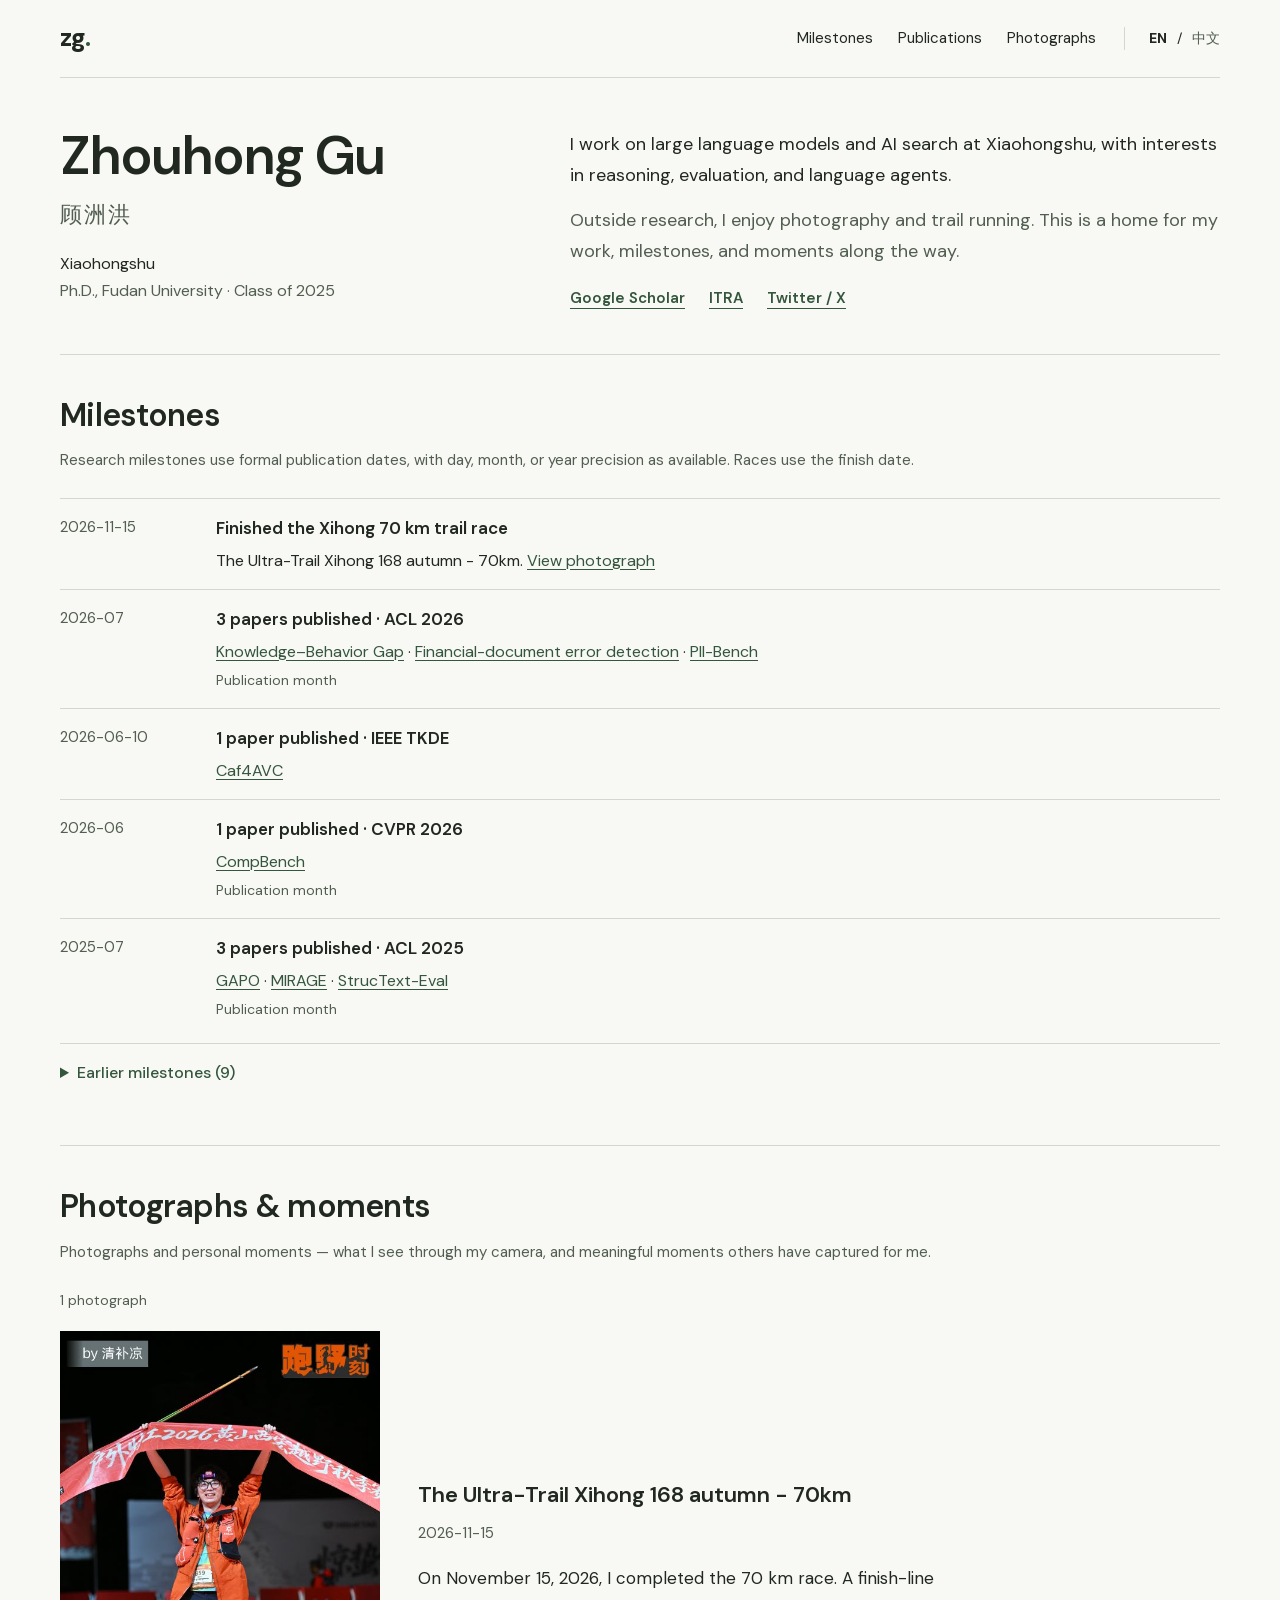
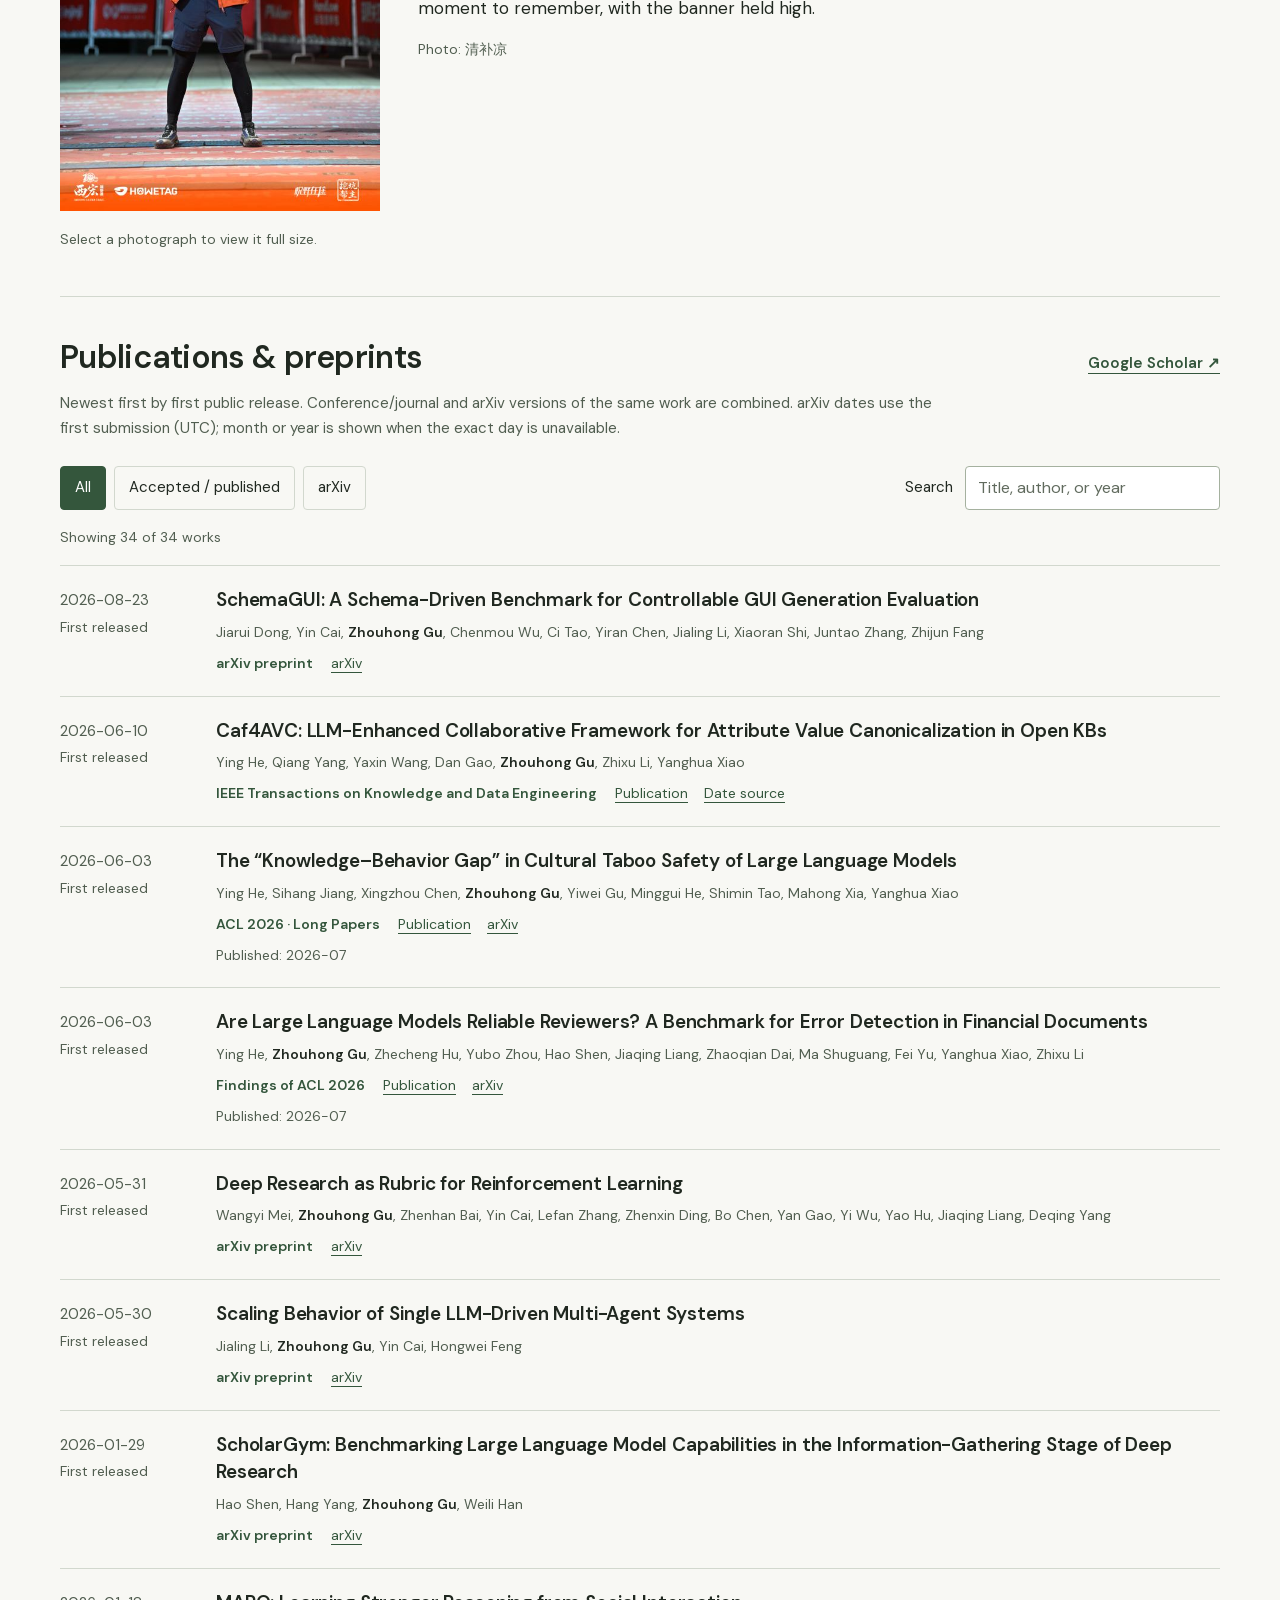
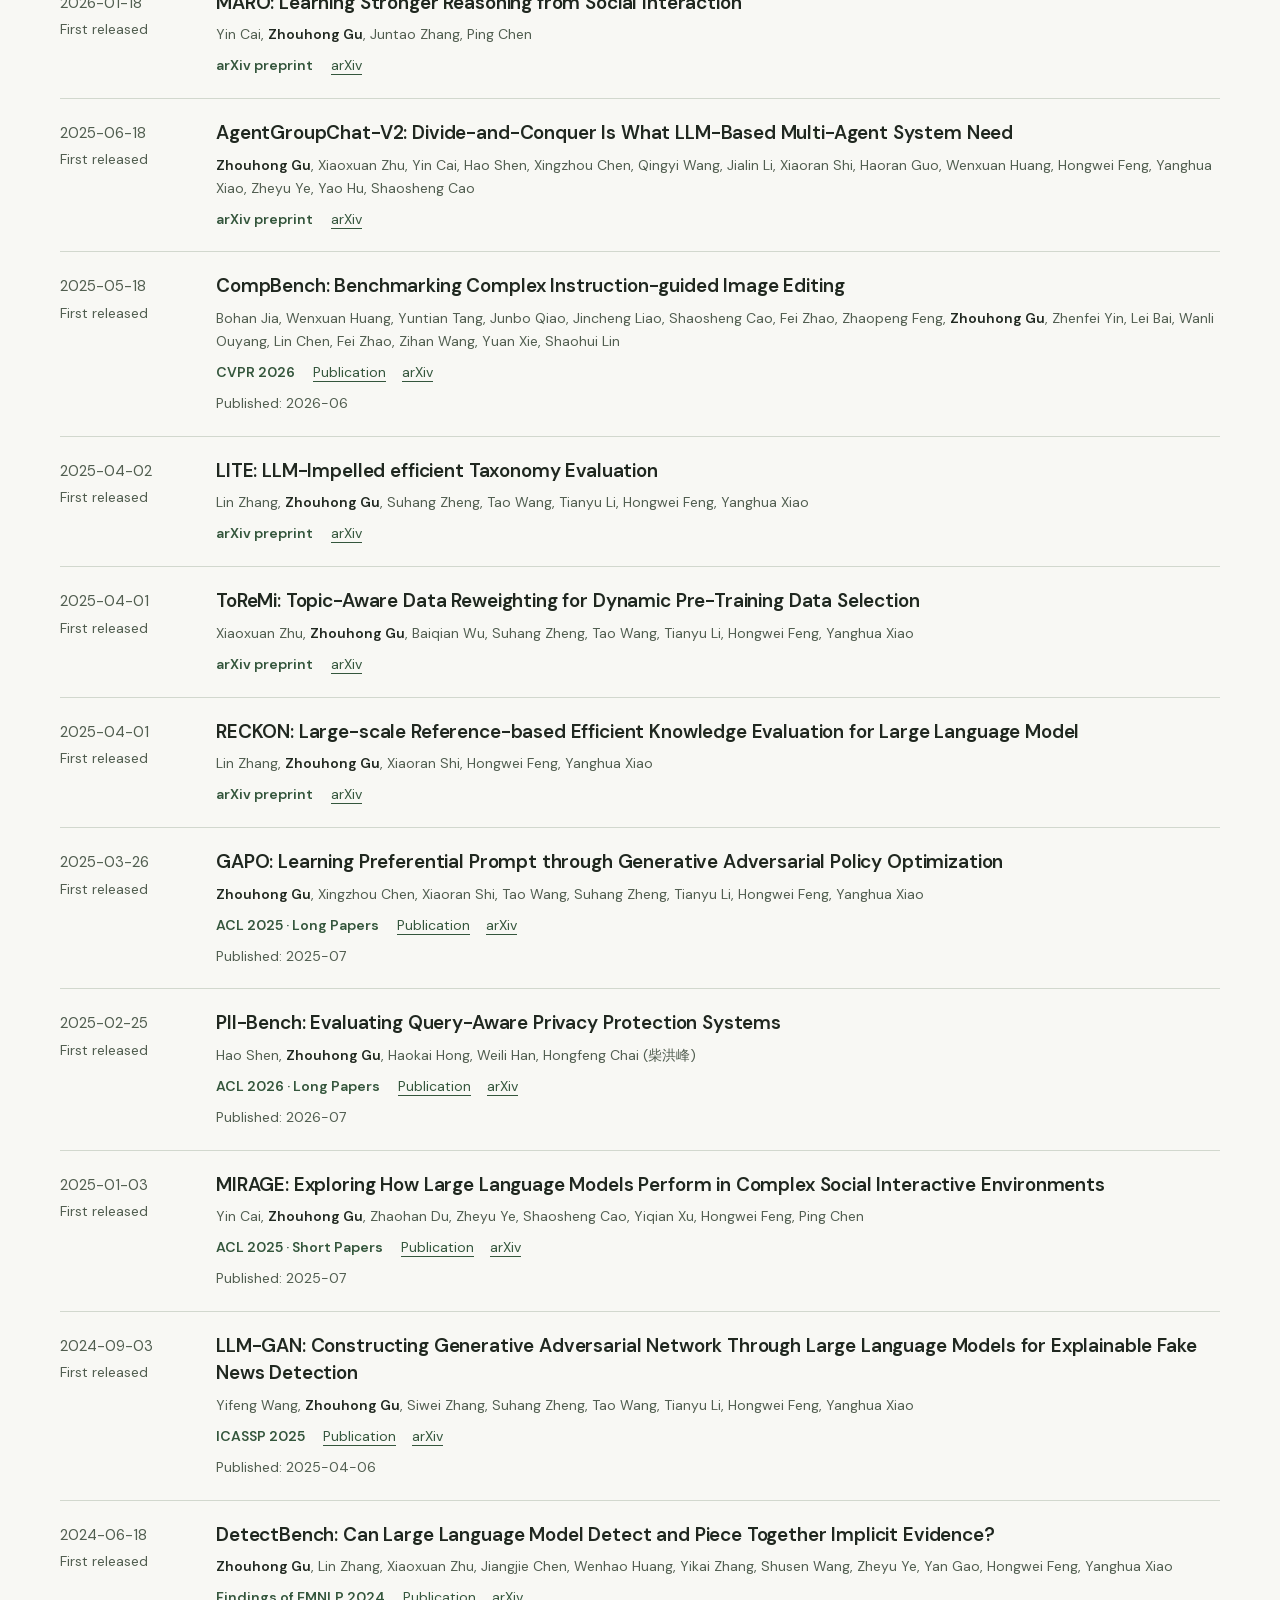
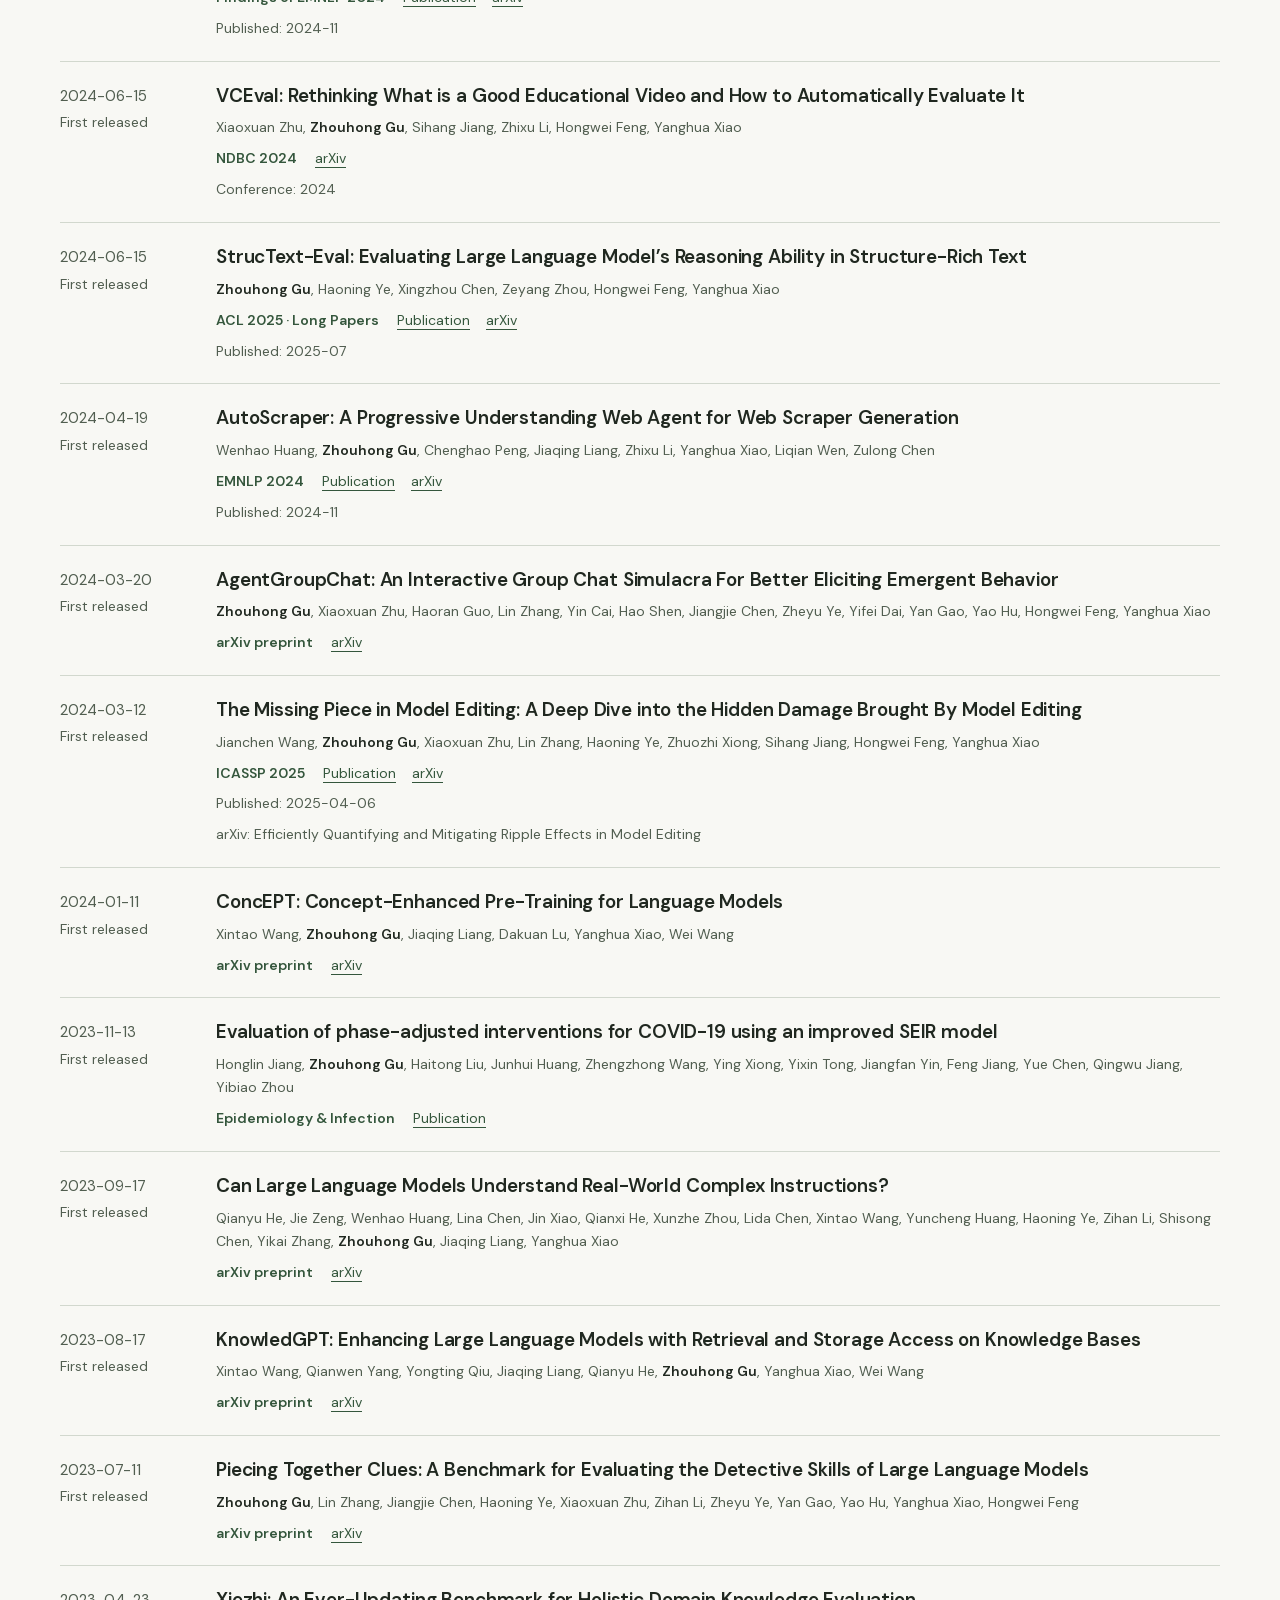
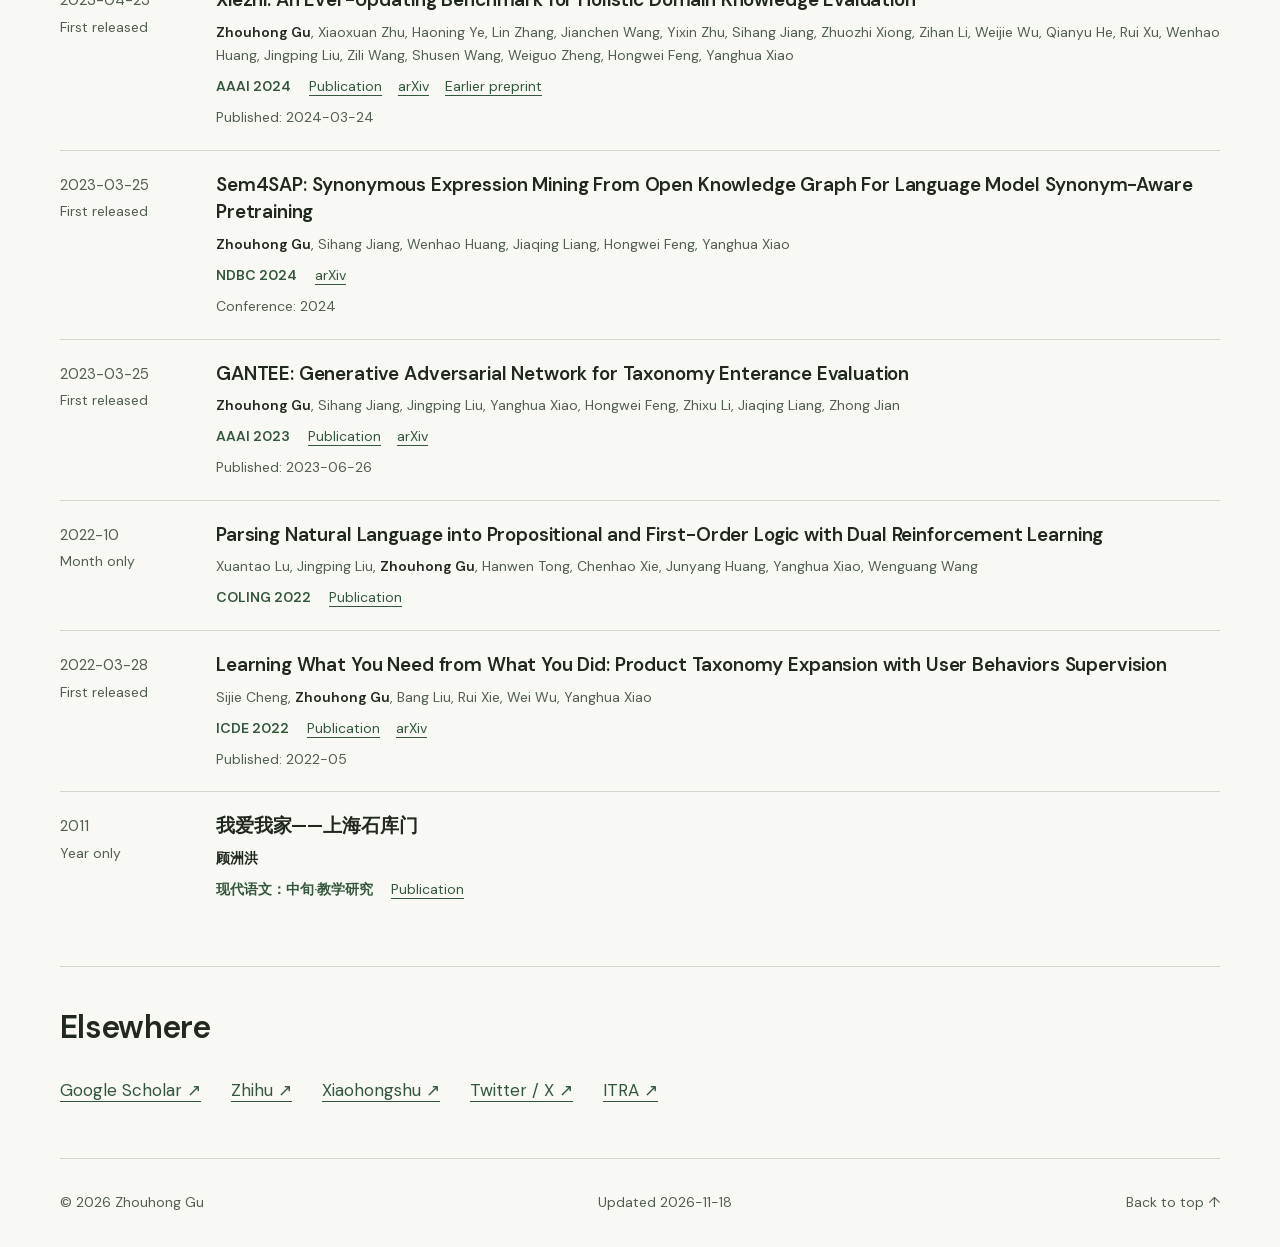
<file: index.html>
<!doctype html>
<html lang="en">
<head>
  <meta charset="utf-8">
  <meta name="viewport" content="width=device-width, initial-scale=1">
  <title>Zhouhong Gu — Research, Photography & Trail Running</title>
  <meta name="description" content="Zhouhong Gu, Fudan Ph.D., working on large language models and AI search at Xiaohongshu. Publications, milestones, photography, and trail running.">
  <meta name="theme-color" content="#f8f8f4">
  <meta property="og:type" content="website">
  <meta property="og:title" content="Zhouhong Gu — Research, Photography & Trail Running">
  <meta property="og:description" content="Zhouhong Gu, Fudan Ph.D., working on large language models and AI search at Xiaohongshu. Publications, milestones, photography, and trail running.">
  <meta property="og:url" content="https://mikegu721.github.io/zhgu/">
  <link rel="canonical" href="https://mikegu721.github.io/zhgu/">
  <link rel="alternate" hreflang="en" href="https://mikegu721.github.io/zhgu/">
  <link rel="alternate" hreflang="zh-CN" href="https://mikegu721.github.io/zhgu/zh/">
  <link rel="alternate" hreflang="x-default" href="https://mikegu721.github.io/zhgu/">
  <link rel="icon" href="./assets/favicon.svg" type="image/svg+xml">
  <link rel="stylesheet" href="./assets/css/style.css">
  <script src="./assets/js/photos.js" defer></script>
  <script src="./assets/js/gallery.js" defer></script>
  <script src="./assets/js/publications.js" defer></script>
</head>
<body id="top" data-asset-prefix="./">
<a class="skip-link" href="#main">Skip to content</a>
<header><div class="wrap header-inner"><a class="wordmark" href="./" aria-label="Zhouhong Gu home">zg<span>.</span></a><div class="header-right"><nav aria-label="Main navigation"><a href="#timeline">Milestones</a><a href="#research">Publications</a><a href="#photography">Photographs</a></nav><div class="language" aria-label="Language"><span aria-current="page">EN</span><span aria-hidden="true">/</span><a href="zh/" lang="zh-CN" hreflang="zh-CN">中文</a></div></div></div></header>
<main id="main" class="wrap">
<section class="hero" aria-labelledby="name"><div><h1 id="name" lang="en">Zhouhong Gu</h1><p class="native-name" lang="zh-CN">顾洲洪</p><p class="affiliation">Xiaohongshu<span>Ph.D., Fudan University · Class of 2025</span></p></div><div class="hero-copy"><p>I work on large language models and AI search at Xiaohongshu, with interests in reasoning, evaluation, and language agents.</p><p>Outside research, I enjoy photography and trail running. This is a home for my work, milestones, and moments along the way.</p><div class="inline-links"><a class="" href="https://scholar.google.com/citations?user=YCfdAqEAAAAJ&amp;hl=en" target="_blank" rel="noopener noreferrer">Google Scholar</a> <a class="" href="https://itra.run/RunnerSpace/gu.zhouhong.7066773" target="_blank" rel="noopener noreferrer">ITRA</a> <a class="" href="https://x.com/OldSaying721" target="_blank" rel="noopener noreferrer">Twitter / X</a></div></div></section>
<section class="section" id="timeline" aria-labelledby="timeline-title"><div class="section-heading"><h2 id="timeline-title">Milestones</h2></div><p class="section-note">Research milestones use formal publication dates, with day, month, or year precision as available. Races use the finish date.</p><ul class="timeline-list"><li class="timeline-item"><div class="timeline-date"><time datetime="2026-11-15">2026-11-15</time></div><div><h3 class="timeline-title">Finished the Xihong 70 km trail race</h3><p class="timeline-copy">The Ultra-Trail Xihong 168 autumn - 70km. <a href="#photography">View photograph</a></p></div></li><li class="timeline-item"><div class="timeline-date"><time datetime="2026-07">2026-07</time></div><div><h3 class="timeline-title">3 papers published · ACL 2026</h3><p class="timeline-copy"><a href="#paper-2608-12341">Knowledge–Behavior Gap</a> · <a href="#paper-2608-12342">Financial-document error detection</a> · <a href="#paper-2502-18545">PII-Bench</a></p><p class=timeline-kind>Publication month</p></div></li><li class="timeline-item"><div class="timeline-date"><time datetime="2026-06-10">2026-06-10</time></div><div><h3 class="timeline-title">1 paper published · IEEE TKDE</h3><p class="timeline-copy"><a href="#paper-10-1109-tkde-2026-3702048">Caf4AVC</a></p></div></li><li class="timeline-item"><div class="timeline-date"><time datetime="2026-06">2026-06</time></div><div><h3 class="timeline-title">1 paper published · CVPR 2026</h3><p class="timeline-copy"><a href="#paper-2505-12200">CompBench</a></p><p class=timeline-kind>Publication month</p></div></li><li class="timeline-item"><div class="timeline-date"><time datetime="2025-07">2025-07</time></div><div><h3 class="timeline-title">3 papers published · ACL 2025</h3><p class="timeline-copy"><a href="#paper-2503-20194">GAPO</a> · <a href="#paper-2501-01652">MIRAGE</a> · <a href="#paper-2406-10621">StrucText-Eval</a></p><p class=timeline-kind>Publication month</p></div></li></ul><details class="timeline-older"><summary>Earlier milestones (9)</summary><ul class="timeline-list"><li class="timeline-item"><div class="timeline-date"><time datetime="2025-04-06">2025-04-06</time></div><div><h3 class="timeline-title">2 papers published · ICASSP 2025</h3><p class="timeline-copy"><a href="#paper-2409-01787">LLM-GAN</a> · <a href="#paper-2403-07825">The Missing Piece in Model Editing</a></p></div></li><li class="timeline-item"><div class="timeline-date"><time datetime="2024-11">2024-11</time></div><div><h3 class="timeline-title">2 papers published · EMNLP 2024</h3><p class="timeline-copy"><a href="#paper-2406-12641">DetectBench</a> · <a href="#paper-2404-12753">AutoScraper</a></p><p class=timeline-kind>Publication month</p></div></li><li class="timeline-item"><div class="timeline-date"><time datetime="2024-03-24">2024-03-24</time></div><div><h3 class="timeline-title">1 paper published · AAAI 2024</h3><p class="timeline-copy"><a href="#paper-2306-05783">Xiezhi</a></p></div></li><li class="timeline-item"><div class="timeline-date"><time datetime="2024">2024</time></div><div><h3 class="timeline-title">2 papers at NDBC 2024</h3><p class="timeline-copy"><a href="#paper-2407-12005">VCEval</a> · <a href="#paper-2303-14425">Sem4SAP</a></p><p class=timeline-kind>Publication / conference year</p></div></li><li class="timeline-item"><div class="timeline-date"><time datetime="2023-11-13">2023-11-13</time></div><div><h3 class="timeline-title">1 paper published · Epidemiology &amp; Infection</h3><p class="timeline-copy"><a href="#paper-10-1017-S0950268823001796">COVID-19 intervention modeling</a></p></div></li><li class="timeline-item"><div class="timeline-date"><time datetime="2023-06-26">2023-06-26</time></div><div><h3 class="timeline-title">1 paper published · AAAI 2023</h3><p class="timeline-copy"><a href="#paper-2303-14480">GANTEE</a></p></div></li><li class="timeline-item"><div class="timeline-date"><time datetime="2022-10">2022-10</time></div><div><h3 class="timeline-title">1 paper published · COLING 2022</h3><p class="timeline-copy"><a href="#paper-2022-coling-1-481">Natural language to logic</a></p><p class=timeline-kind>Publication month</p></div></li><li class="timeline-item"><div class="timeline-date"><time datetime="2022-05">2022-05</time></div><div><h3 class="timeline-title">1 paper published · ICDE 2022</h3><p class="timeline-copy"><a href="#paper-2203-14921">Learning What You Need from What You Did</a></p><p class=timeline-kind>Publication month</p></div></li><li class="timeline-item"><div class="timeline-date"><time datetime="2011">2011</time></div><div><h3 class="timeline-title">An article in 现代语文</h3><p class="timeline-copy"><a href="#paper-shikumen-2011">我爱我家——上海石库门</a></p><p class=timeline-kind>Publication / conference year</p></div></li></ul></details></section>
<section class="section photography" id="photography" aria-labelledby="photography-title"><div class="section-heading"><h2 id="photography-title">Photographs & moments</h2></div><p class="section-note">Photographs and personal moments — what I see through my camera, and meaningful moments others have captured for me.</p><div id="gallery-empty" class="gallery-empty" hidden>More photographs are being collected.</div><p id="photo-count" hidden></p><div class="photo-grid" id="photo-grid" hidden></div><noscript><figure class="photo-fallback"><img src="./assets/photos/xihong-70km-2026-11-15.jpg" width="533" height="800" alt="Zhouhong Gu raising a banner at the finish of the Xihong 70 km trail race" style="max-width:100%;height:auto"><figcaption>2026-11-15 · The Ultra-Trail Xihong 168 autumn - 70km · Photo: 清补凉</figcaption></figure></noscript><p class="photo-hint">Select a photograph to view it full size.</p></section>
<section class="section" id="research" aria-labelledby="research-title"><div class="section-heading"><h2 id="research-title">Publications & preprints</h2><a class="text-link" href="https://scholar.google.com/citations?user=YCfdAqEAAAAJ&amp;hl=en" target="_blank" rel="noopener noreferrer">Google Scholar ↗</a></div><p class="section-note">Newest first by first public release. Conference/journal and arXiv versions of the same work are combined. arXiv dates use the first submission (UTC); month or year is shown when the exact day is unavailable.</p>
<div class="publication-tools" hidden><div class="filters" role="group" aria-label="Filter publications"><button type="button" class="filter-button" data-publication-filter="all" aria-pressed="true">All</button><button type="button" class="filter-button" data-publication-filter="published" aria-pressed="false">Accepted / published</button><button type="button" class="filter-button" data-publication-filter="arxiv" aria-pressed="false">arXiv</button></div><label class="search-wrap" for="publication-search">Search<input type="search" id="publication-search" placeholder="Title, author, or year" autocomplete="off"></label></div>
<p class="publication-count" id="publication-count" role="status" aria-live="polite">34 works</p><div id="publication-list"><article class="paper" id="paper-2608-22390" data-published="false" data-arxiv="true" data-aliases="">
  <div class="paper-date"><time datetime="2026-08-23">2026-08-23</time><span>First released</span></div>
  <div class="paper-main"><h3 class="paper-title" lang="en"><a class="" href="https://arxiv.org/abs/2608.22390" target="_blank" rel="noopener noreferrer">SchemaGUI: A Schema-Driven Benchmark for Controllable GUI Generation Evaluation</a></h3><p class="paper-authors">Jiarui Dong, Yin Cai, <strong>Zhouhong Gu</strong>, Chenmou Wu, Ci Tao, Yiran Chen, Jialing Li, Xiaoran Shi, Juntao Zhang, Zhijun Fang</p><div class="paper-meta"><span class="paper-venue">arXiv preprint</span><div class="paper-links"><a class="" href="https://arxiv.org/abs/2608.22390" target="_blank" rel="noopener noreferrer">arXiv</a></div></div></div>
</article>
<article class="paper" id="paper-10-1109-tkde-2026-3702048" data-published="true" data-arxiv="false" data-aliases="">
  <div class="paper-date"><time datetime="2026-06-10">2026-06-10</time><span>First released</span></div>
  <div class="paper-main"><h3 class="paper-title" lang="en"><a class="" href="https://ieeexplore.ieee.org/document/11557203/" target="_blank" rel="noopener noreferrer">Caf4AVC: LLM-Enhanced Collaborative Framework for Attribute Value Canonicalization in Open KBs</a></h3><p class="paper-authors">Ying He, Qiang Yang, Yaxin Wang, Dan Gao, <strong>Zhouhong Gu</strong>, Zhixu Li, Yanghua Xiao</p><div class="paper-meta"><span class="paper-venue">IEEE Transactions on Knowledge and Data Engineering</span><div class="paper-links"><a class="" href="https://ieeexplore.ieee.org/document/11557203/" target="_blank" rel="noopener noreferrer">Publication</a> <a class="" href="https://www.eol.cn/jiangsu/jsgd/202610/t20261010_2780797.shtml" target="_blank" rel="noopener noreferrer">Date source</a></div></div></div>
</article>
<article class="paper" id="paper-2608-12341" data-published="true" data-arxiv="true" data-aliases="The &quot;Knowledge-Behavior Gap&quot; in Cultural Taboo Safety of Large Language Models">
  <div class="paper-date"><time datetime="2026-06-03">2026-06-03</time><span>First released</span></div>
  <div class="paper-main"><h3 class="paper-title" lang="en"><a class="" href="https://aclanthology.org/2026.acl-long.1424/" target="_blank" rel="noopener noreferrer">The “Knowledge–Behavior Gap” in Cultural Taboo Safety of Large Language Models</a></h3><p class="paper-authors">Ying He, Sihang Jiang, Xingzhou Chen, <strong>Zhouhong Gu</strong>, Yiwei Gu, Minggui He, Shimin Tao, Mahong Xia, Yanghua Xiao</p><div class="paper-meta"><span class="paper-venue">ACL 2026 · Long Papers</span><div class="paper-links"><a class="" href="https://aclanthology.org/2026.acl-long.1424/" target="_blank" rel="noopener noreferrer">Publication</a> <a class="" href="https://arxiv.org/abs/2608.12341" target="_blank" rel="noopener noreferrer">arXiv</a></div></div><p class="paper-extra">Published: 2026-07</p></div>
</article>
<article class="paper" id="paper-2608-12342" data-published="true" data-arxiv="true" data-aliases="">
  <div class="paper-date"><time datetime="2026-06-03">2026-06-03</time><span>First released</span></div>
  <div class="paper-main"><h3 class="paper-title" lang="en"><a class="" href="https://aclanthology.org/2026.findings-acl.1481/" target="_blank" rel="noopener noreferrer">Are Large Language Models Reliable Reviewers? A Benchmark for Error Detection in Financial Documents</a></h3><p class="paper-authors">Ying He, <strong>Zhouhong Gu</strong>, Zhecheng Hu, Yubo Zhou, Hao Shen, Jiaqing Liang, Zhaoqian Dai, Ma Shuguang, Fei Yu, Yanghua Xiao, Zhixu Li</p><div class="paper-meta"><span class="paper-venue">Findings of ACL 2026</span><div class="paper-links"><a class="" href="https://aclanthology.org/2026.findings-acl.1481/" target="_blank" rel="noopener noreferrer">Publication</a> <a class="" href="https://arxiv.org/abs/2608.12342" target="_blank" rel="noopener noreferrer">arXiv</a></div></div><p class="paper-extra">Published: 2026-07</p></div>
</article>
<article class="paper" id="paper-2606-01091" data-published="false" data-arxiv="true" data-aliases="">
  <div class="paper-date"><time datetime="2026-05-31">2026-05-31</time><span>First released</span></div>
  <div class="paper-main"><h3 class="paper-title" lang="en"><a class="" href="https://arxiv.org/abs/2606.01091" target="_blank" rel="noopener noreferrer">Deep Research as Rubric for Reinforcement Learning</a></h3><p class="paper-authors">Wangyi Mei, <strong>Zhouhong Gu</strong>, Zhenhan Bai, Yin Cai, Lefan Zhang, Zhenxin Ding, Bo Chen, Yan Gao, Yi Wu, Yao Hu, Jiaqing Liang, Deqing Yang</p><div class="paper-meta"><span class="paper-venue">arXiv preprint</span><div class="paper-links"><a class="" href="https://arxiv.org/abs/2606.01091" target="_blank" rel="noopener noreferrer">arXiv</a></div></div></div>
</article>
<article class="paper" id="paper-2606-00655" data-published="false" data-arxiv="true" data-aliases="">
  <div class="paper-date"><time datetime="2026-05-30">2026-05-30</time><span>First released</span></div>
  <div class="paper-main"><h3 class="paper-title" lang="en"><a class="" href="https://arxiv.org/abs/2606.00655" target="_blank" rel="noopener noreferrer">Scaling Behavior of Single LLM-Driven Multi-Agent Systems</a></h3><p class="paper-authors">Jialing Li, <strong>Zhouhong Gu</strong>, Yin Cai, Hongwei Feng</p><div class="paper-meta"><span class="paper-venue">arXiv preprint</span><div class="paper-links"><a class="" href="https://arxiv.org/abs/2606.00655" target="_blank" rel="noopener noreferrer">arXiv</a></div></div></div>
</article>
<article class="paper" id="paper-2601-21654" data-published="false" data-arxiv="true" data-aliases="ScholarGym: Benchmarking Deep Research Workflows on Academic Literature Retrieval">
  <div class="paper-date"><time datetime="2026-01-29">2026-01-29</time><span>First released</span></div>
  <div class="paper-main"><h3 class="paper-title" lang="en"><a class="" href="https://arxiv.org/abs/2601.21654" target="_blank" rel="noopener noreferrer">ScholarGym: Benchmarking Large Language Model Capabilities in the Information-Gathering Stage of Deep Research</a></h3><p class="paper-authors">Hao Shen, Hang Yang, <strong>Zhouhong Gu</strong>, Weili Han</p><div class="paper-meta"><span class="paper-venue">arXiv preprint</span><div class="paper-links"><a class="" href="https://arxiv.org/abs/2601.21654" target="_blank" rel="noopener noreferrer">arXiv</a></div></div></div>
</article>
<article class="paper" id="paper-2601-12323" data-published="false" data-arxiv="true" data-aliases="">
  <div class="paper-date"><time datetime="2026-01-18">2026-01-18</time><span>First released</span></div>
  <div class="paper-main"><h3 class="paper-title" lang="en"><a class="" href="https://arxiv.org/abs/2601.12323" target="_blank" rel="noopener noreferrer">MARO: Learning Stronger Reasoning from Social Interaction</a></h3><p class="paper-authors">Yin Cai, <strong>Zhouhong Gu</strong>, Juntao Zhang, Ping Chen</p><div class="paper-meta"><span class="paper-venue">arXiv preprint</span><div class="paper-links"><a class="" href="https://arxiv.org/abs/2601.12323" target="_blank" rel="noopener noreferrer">arXiv</a></div></div></div>
</article>
<article class="paper" id="paper-2506-15451" data-published="false" data-arxiv="true" data-aliases="">
  <div class="paper-date"><time datetime="2025-06-18">2025-06-18</time><span>First released</span></div>
  <div class="paper-main"><h3 class="paper-title" lang="en"><a class="" href="https://arxiv.org/abs/2506.15451" target="_blank" rel="noopener noreferrer">AgentGroupChat-V2: Divide-and-Conquer Is What LLM-Based Multi-Agent System Need</a></h3><p class="paper-authors"><strong>Zhouhong Gu</strong>, Xiaoxuan Zhu, Yin Cai, Hao Shen, Xingzhou Chen, Qingyi Wang, Jialin Li, Xiaoran Shi, Haoran Guo, Wenxuan Huang, Hongwei Feng, Yanghua Xiao, Zheyu Ye, Yao Hu, Shaosheng Cao</p><div class="paper-meta"><span class="paper-venue">arXiv preprint</span><div class="paper-links"><a class="" href="https://arxiv.org/abs/2506.15451" target="_blank" rel="noopener noreferrer">arXiv</a></div></div></div>
</article>
<article class="paper" id="paper-2505-12200" data-published="true" data-arxiv="true" data-aliases="">
  <div class="paper-date"><time datetime="2025-05-18">2025-05-18</time><span>First released</span></div>
  <div class="paper-main"><h3 class="paper-title" lang="en"><a class="" href="https://openaccess.thecvf.com/content/CVPR2026/html/Jia_CompBench_Benchmarking_Complex_Instruction-guided_Image_Editing_CVPR_2026_paper.html" target="_blank" rel="noopener noreferrer">CompBench: Benchmarking Complex Instruction-guided Image Editing</a></h3><p class="paper-authors">Bohan Jia, Wenxuan Huang, Yuntian Tang, Junbo Qiao, Jincheng Liao, Shaosheng Cao, Fei Zhao, Zhaopeng Feng, <strong>Zhouhong Gu</strong>, Zhenfei Yin, Lei Bai, Wanli Ouyang, Lin Chen, Fei Zhao, Zihan Wang, Yuan Xie, Shaohui Lin</p><div class="paper-meta"><span class="paper-venue">CVPR 2026</span><div class="paper-links"><a class="" href="https://openaccess.thecvf.com/content/CVPR2026/html/Jia_CompBench_Benchmarking_Complex_Instruction-guided_Image_Editing_CVPR_2026_paper.html" target="_blank" rel="noopener noreferrer">Publication</a> <a class="" href="https://arxiv.org/abs/2505.12200" target="_blank" rel="noopener noreferrer">arXiv</a></div></div><p class="paper-extra">Published: 2026-06</p></div>
</article>
<article class="paper" id="paper-2504-01369" data-published="false" data-arxiv="true" data-aliases="">
  <div class="paper-date"><time datetime="2025-04-02">2025-04-02</time><span>First released</span></div>
  <div class="paper-main"><h3 class="paper-title" lang="en"><a class="" href="https://arxiv.org/abs/2504.01369" target="_blank" rel="noopener noreferrer">LITE: LLM-Impelled efficient Taxonomy Evaluation</a></h3><p class="paper-authors">Lin Zhang, <strong>Zhouhong Gu</strong>, Suhang Zheng, Tao Wang, Tianyu Li, Hongwei Feng, Yanghua Xiao</p><div class="paper-meta"><span class="paper-venue">arXiv preprint</span><div class="paper-links"><a class="" href="https://arxiv.org/abs/2504.01369" target="_blank" rel="noopener noreferrer">arXiv</a></div></div></div>
</article>
<article class="paper" id="paper-2504-00695" data-published="false" data-arxiv="true" data-aliases="">
  <div class="paper-date"><time datetime="2025-04-01">2025-04-01</time><span>First released</span></div>
  <div class="paper-main"><h3 class="paper-title" lang="en"><a class="" href="https://arxiv.org/abs/2504.00695" target="_blank" rel="noopener noreferrer">ToReMi: Topic-Aware Data Reweighting for Dynamic Pre-Training Data Selection</a></h3><p class="paper-authors">Xiaoxuan Zhu, <strong>Zhouhong Gu</strong>, Baiqian Wu, Suhang Zheng, Tao Wang, Tianyu Li, Hongwei Feng, Yanghua Xiao</p><div class="paper-meta"><span class="paper-venue">arXiv preprint</span><div class="paper-links"><a class="" href="https://arxiv.org/abs/2504.00695" target="_blank" rel="noopener noreferrer">arXiv</a></div></div></div>
</article>
<article class="paper" id="paper-2504-00756" data-published="false" data-arxiv="true" data-aliases="">
  <div class="paper-date"><time datetime="2025-04-01">2025-04-01</time><span>First released</span></div>
  <div class="paper-main"><h3 class="paper-title" lang="en"><a class="" href="https://arxiv.org/abs/2504.00756" target="_blank" rel="noopener noreferrer">RECKON: Large-scale Reference-based Efficient Knowledge Evaluation for Large Language Model</a></h3><p class="paper-authors">Lin Zhang, <strong>Zhouhong Gu</strong>, Xiaoran Shi, Hongwei Feng, Yanghua Xiao</p><div class="paper-meta"><span class="paper-venue">arXiv preprint</span><div class="paper-links"><a class="" href="https://arxiv.org/abs/2504.00756" target="_blank" rel="noopener noreferrer">arXiv</a></div></div></div>
</article>
<article class="paper" id="paper-2503-20194" data-published="true" data-arxiv="true" data-aliases="">
  <div class="paper-date"><time datetime="2025-03-26">2025-03-26</time><span>First released</span></div>
  <div class="paper-main"><h3 class="paper-title" lang="en"><a class="" href="https://aclanthology.org/2025.acl-long.13/" target="_blank" rel="noopener noreferrer">GAPO: Learning Preferential Prompt through Generative Adversarial Policy Optimization</a></h3><p class="paper-authors"><strong>Zhouhong Gu</strong>, Xingzhou Chen, Xiaoran Shi, Tao Wang, Suhang Zheng, Tianyu Li, Hongwei Feng, Yanghua Xiao</p><div class="paper-meta"><span class="paper-venue">ACL 2025 · Long Papers</span><div class="paper-links"><a class="" href="https://aclanthology.org/2025.acl-long.13/" target="_blank" rel="noopener noreferrer">Publication</a> <a class="" href="https://arxiv.org/abs/2503.20194" target="_blank" rel="noopener noreferrer">arXiv</a></div></div><p class="paper-extra">Published: 2025-07</p></div>
</article>
<article class="paper" id="paper-2502-18545" data-published="true" data-arxiv="true" data-aliases="">
  <div class="paper-date"><time datetime="2025-02-25">2025-02-25</time><span>First released</span></div>
  <div class="paper-main"><h3 class="paper-title" lang="en"><a class="" href="https://aclanthology.org/2026.acl-long.227/" target="_blank" rel="noopener noreferrer">PII-Bench: Evaluating Query-Aware Privacy Protection Systems</a></h3><p class="paper-authors">Hao Shen, <strong>Zhouhong Gu</strong>, Haokai Hong, Weili Han, Hongfeng Chai (柴洪峰)</p><div class="paper-meta"><span class="paper-venue">ACL 2026 · Long Papers</span><div class="paper-links"><a class="" href="https://aclanthology.org/2026.acl-long.227/" target="_blank" rel="noopener noreferrer">Publication</a> <a class="" href="https://arxiv.org/abs/2502.18545" target="_blank" rel="noopener noreferrer">arXiv</a></div></div><p class="paper-extra">Published: 2026-07</p></div>
</article>
<article class="paper" id="paper-2501-01652" data-published="true" data-arxiv="true" data-aliases="">
  <div class="paper-date"><time datetime="2025-01-03">2025-01-03</time><span>First released</span></div>
  <div class="paper-main"><h3 class="paper-title" lang="en"><a class="" href="https://aclanthology.org/2025.acl-short.2/" target="_blank" rel="noopener noreferrer">MIRAGE: Exploring How Large Language Models Perform in Complex Social Interactive Environments</a></h3><p class="paper-authors">Yin Cai, <strong>Zhouhong Gu</strong>, Zhaohan Du, Zheyu Ye, Shaosheng Cao, Yiqian Xu, Hongwei Feng, Ping Chen</p><div class="paper-meta"><span class="paper-venue">ACL 2025 · Short Papers</span><div class="paper-links"><a class="" href="https://aclanthology.org/2025.acl-short.2/" target="_blank" rel="noopener noreferrer">Publication</a> <a class="" href="https://arxiv.org/abs/2501.01652" target="_blank" rel="noopener noreferrer">arXiv</a></div></div><p class="paper-extra">Published: 2025-07</p></div>
</article>
<article class="paper" id="paper-2409-01787" data-published="true" data-arxiv="true" data-aliases="LLM-GAN: Construct Generative Adversarial Network Through Large Language Models For Explainable Fake News Detection">
  <div class="paper-date"><time datetime="2024-09-03">2024-09-03</time><span>First released</span></div>
  <div class="paper-main"><h3 class="paper-title" lang="en"><a class="" href="https://ieeexplore.ieee.org/document/10889048/" target="_blank" rel="noopener noreferrer">LLM-GAN: Constructing Generative Adversarial Network Through Large Language Models for Explainable Fake News Detection</a></h3><p class="paper-authors">Yifeng Wang, <strong>Zhouhong Gu</strong>, Siwei Zhang, Suhang Zheng, Tao Wang, Tianyu Li, Hongwei Feng, Yanghua Xiao</p><div class="paper-meta"><span class="paper-venue">ICASSP 2025</span><div class="paper-links"><a class="" href="https://ieeexplore.ieee.org/document/10889048/" target="_blank" rel="noopener noreferrer">Publication</a> <a class="" href="https://arxiv.org/abs/2409.01787" target="_blank" rel="noopener noreferrer">arXiv</a></div></div><p class="paper-extra">Published: 2025-04-06</p></div>
</article>
<article class="paper" id="paper-2406-12641" data-published="true" data-arxiv="true" data-aliases="">
  <div class="paper-date"><time datetime="2024-06-18">2024-06-18</time><span>First released</span></div>
  <div class="paper-main"><h3 class="paper-title" lang="en"><a class="" href="https://aclanthology.org/2024.findings-emnlp.11/" target="_blank" rel="noopener noreferrer">DetectBench: Can Large Language Model Detect and Piece Together Implicit Evidence?</a></h3><p class="paper-authors"><strong>Zhouhong Gu</strong>, Lin Zhang, Xiaoxuan Zhu, Jiangjie Chen, Wenhao Huang, Yikai Zhang, Shusen Wang, Zheyu Ye, Yan Gao, Hongwei Feng, Yanghua Xiao</p><div class="paper-meta"><span class="paper-venue">Findings of EMNLP 2024</span><div class="paper-links"><a class="" href="https://aclanthology.org/2024.findings-emnlp.11/" target="_blank" rel="noopener noreferrer">Publication</a> <a class="" href="https://arxiv.org/abs/2406.12641" target="_blank" rel="noopener noreferrer">arXiv</a></div></div><p class="paper-extra">Published: 2024-11</p></div>
</article>
<article class="paper" id="paper-2407-12005" data-published="true" data-arxiv="true" data-aliases="">
  <div class="paper-date"><time datetime="2024-06-15">2024-06-15</time><span>First released</span></div>
  <div class="paper-main"><h3 class="paper-title" lang="en"><a class="" href="https://arxiv.org/abs/2407.12005" target="_blank" rel="noopener noreferrer">VCEval: Rethinking What is a Good Educational Video and How to Automatically Evaluate It</a></h3><p class="paper-authors">Xiaoxuan Zhu, <strong>Zhouhong Gu</strong>, Sihang Jiang, Zhixu Li, Hongwei Feng, Yanghua Xiao</p><div class="paper-meta"><span class="paper-venue">NDBC 2024</span><div class="paper-links"><a class="" href="https://arxiv.org/abs/2407.12005" target="_blank" rel="noopener noreferrer">arXiv</a></div></div><p class="paper-extra">Conference: 2024</p></div>
</article>
<article class="paper" id="paper-2406-10621" data-published="true" data-arxiv="true" data-aliases="StructBench: An Autogenerated Benchmark for Evaluating Large Language Model&#x27;s Ability in Structure-Rich Text Understanding StrucText-Eval: Evaluating Large Language Model&#x27;s Reasoning Ability in Structure-Rich Text">
  <div class="paper-date"><time datetime="2024-06-15">2024-06-15</time><span>First released</span></div>
  <div class="paper-main"><h3 class="paper-title" lang="en"><a class="" href="https://aclanthology.org/2025.acl-long.11/" target="_blank" rel="noopener noreferrer">StrucText-Eval: Evaluating Large Language Model’s Reasoning Ability in Structure-Rich Text</a></h3><p class="paper-authors"><strong>Zhouhong Gu</strong>, Haoning Ye, Xingzhou Chen, Zeyang Zhou, Hongwei Feng, Yanghua Xiao</p><div class="paper-meta"><span class="paper-venue">ACL 2025 · Long Papers</span><div class="paper-links"><a class="" href="https://aclanthology.org/2025.acl-long.11/" target="_blank" rel="noopener noreferrer">Publication</a> <a class="" href="https://arxiv.org/abs/2406.10621" target="_blank" rel="noopener noreferrer">arXiv</a></div></div><p class="paper-extra">Published: 2025-07</p></div>
</article>
<article class="paper" id="paper-2404-12753" data-published="true" data-arxiv="true" data-aliases="AutoCrawler: A Progressive Understanding Web Agent for Web Crawler Generation">
  <div class="paper-date"><time datetime="2024-04-19">2024-04-19</time><span>First released</span></div>
  <div class="paper-main"><h3 class="paper-title" lang="en"><a class="" href="https://aclanthology.org/2024.emnlp-main.141/" target="_blank" rel="noopener noreferrer">AutoScraper: A Progressive Understanding Web Agent for Web Scraper Generation</a></h3><p class="paper-authors">Wenhao Huang, <strong>Zhouhong Gu</strong>, Chenghao Peng, Jiaqing Liang, Zhixu Li, Yanghua Xiao, Liqian Wen, Zulong Chen</p><div class="paper-meta"><span class="paper-venue">EMNLP 2024</span><div class="paper-links"><a class="" href="https://aclanthology.org/2024.emnlp-main.141/" target="_blank" rel="noopener noreferrer">Publication</a> <a class="" href="https://arxiv.org/abs/2404.12753" target="_blank" rel="noopener noreferrer">arXiv</a></div></div><p class="paper-extra">Published: 2024-11</p></div>
</article>
<article class="paper" id="paper-2403-13433" data-published="false" data-arxiv="true" data-aliases="">
  <div class="paper-date"><time datetime="2024-03-20">2024-03-20</time><span>First released</span></div>
  <div class="paper-main"><h3 class="paper-title" lang="en"><a class="" href="https://arxiv.org/abs/2403.13433" target="_blank" rel="noopener noreferrer">AgentGroupChat: An Interactive Group Chat Simulacra For Better Eliciting Emergent Behavior</a></h3><p class="paper-authors"><strong>Zhouhong Gu</strong>, Xiaoxuan Zhu, Haoran Guo, Lin Zhang, Yin Cai, Hao Shen, Jiangjie Chen, Zheyu Ye, Yifei Dai, Yan Gao, Yao Hu, Hongwei Feng, Yanghua Xiao</p><div class="paper-meta"><span class="paper-venue">arXiv preprint</span><div class="paper-links"><a class="" href="https://arxiv.org/abs/2403.13433" target="_blank" rel="noopener noreferrer">arXiv</a></div></div></div>
</article>
<article class="paper" id="paper-2403-07825" data-published="true" data-arxiv="true" data-aliases="The Missing Piece in Model Editing: A Deep Dive into the Hidden Damage Brought By Model Editing Efficiently Quantifying and Mitigating Ripple Effects in Model Editing">
  <div class="paper-date"><time datetime="2024-03-12">2024-03-12</time><span>First released</span></div>
  <div class="paper-main"><h3 class="paper-title" lang="en"><a class="" href="https://ieeexplore.ieee.org/document/10890406/" target="_blank" rel="noopener noreferrer">The Missing Piece in Model Editing: A Deep Dive into the Hidden Damage Brought By Model Editing</a></h3><p class="paper-authors">Jianchen Wang, <strong>Zhouhong Gu</strong>, Xiaoxuan Zhu, Lin Zhang, Haoning Ye, Zhuozhi Xiong, Sihang Jiang, Hongwei Feng, Yanghua Xiao</p><div class="paper-meta"><span class="paper-venue">ICASSP 2025</span><div class="paper-links"><a class="" href="https://ieeexplore.ieee.org/document/10890406/" target="_blank" rel="noopener noreferrer">Publication</a> <a class="" href="https://arxiv.org/abs/2403.07825" target="_blank" rel="noopener noreferrer">arXiv</a></div></div><p class="paper-extra">Published: 2025-04-06</p><p class="paper-extra">arXiv: Efficiently Quantifying and Mitigating Ripple Effects in Model Editing</p></div>
</article>
<article class="paper" id="paper-2401-05669" data-published="false" data-arxiv="true" data-aliases="">
  <div class="paper-date"><time datetime="2024-01-11">2024-01-11</time><span>First released</span></div>
  <div class="paper-main"><h3 class="paper-title" lang="en"><a class="" href="https://arxiv.org/abs/2401.05669" target="_blank" rel="noopener noreferrer">ConcEPT: Concept-Enhanced Pre-Training for Language Models</a></h3><p class="paper-authors">Xintao Wang, <strong>Zhouhong Gu</strong>, Jiaqing Liang, Dakuan Lu, Yanghua Xiao, Wei Wang</p><div class="paper-meta"><span class="paper-venue">arXiv preprint</span><div class="paper-links"><a class="" href="https://arxiv.org/abs/2401.05669" target="_blank" rel="noopener noreferrer">arXiv</a></div></div></div>
</article>
<article class="paper" id="paper-10-1017-S0950268823001796" data-published="true" data-arxiv="false" data-aliases="">
  <div class="paper-date"><time datetime="2023-11-13">2023-11-13</time><span>First released</span></div>
  <div class="paper-main"><h3 class="paper-title" lang="en"><a class="" href="https://www.cambridge.org/core/journals/epidemiology-and-infection/article/evaluation-of-phaseadjusted-interventions-for-covid19-using-an-improved-seir-model/C55A2502EFFCCD3993A4F077E96A6DCB" target="_blank" rel="noopener noreferrer">Evaluation of phase-adjusted interventions for COVID-19 using an improved SEIR model</a></h3><p class="paper-authors">Honglin Jiang, <strong>Zhouhong Gu</strong>, Haitong Liu, Junhui Huang, Zhengzhong Wang, Ying Xiong, Yixin Tong, Jiangfan Yin, Feng Jiang, Yue Chen, Qingwu Jiang, Yibiao Zhou</p><div class="paper-meta"><span class="paper-venue">Epidemiology &amp; Infection</span><div class="paper-links"><a class="" href="https://www.cambridge.org/core/journals/epidemiology-and-infection/article/evaluation-of-phaseadjusted-interventions-for-covid19-using-an-improved-seir-model/C55A2502EFFCCD3993A4F077E96A6DCB" target="_blank" rel="noopener noreferrer">Publication</a></div></div></div>
</article>
<article class="paper" id="paper-2309-09150" data-published="false" data-arxiv="true" data-aliases="">
  <div class="paper-date"><time datetime="2023-09-17">2023-09-17</time><span>First released</span></div>
  <div class="paper-main"><h3 class="paper-title" lang="en"><a class="" href="https://arxiv.org/abs/2309.09150" target="_blank" rel="noopener noreferrer">Can Large Language Models Understand Real-World Complex Instructions?</a></h3><p class="paper-authors">Qianyu He, Jie Zeng, Wenhao Huang, Lina Chen, Jin Xiao, Qianxi He, Xunzhe Zhou, Lida Chen, Xintao Wang, Yuncheng Huang, Haoning Ye, Zihan Li, Shisong Chen, Yikai Zhang, <strong>Zhouhong Gu</strong>, Jiaqing Liang, Yanghua Xiao</p><div class="paper-meta"><span class="paper-venue">arXiv preprint</span><div class="paper-links"><a class="" href="https://arxiv.org/abs/2309.09150" target="_blank" rel="noopener noreferrer">arXiv</a></div></div></div>
</article>
<article class="paper" id="paper-2308-11761" data-published="false" data-arxiv="true" data-aliases="">
  <div class="paper-date"><time datetime="2023-08-17">2023-08-17</time><span>First released</span></div>
  <div class="paper-main"><h3 class="paper-title" lang="en"><a class="" href="https://arxiv.org/abs/2308.11761" target="_blank" rel="noopener noreferrer">KnowledGPT: Enhancing Large Language Models with Retrieval and Storage Access on Knowledge Bases</a></h3><p class="paper-authors">Xintao Wang, Qianwen Yang, Yongting Qiu, Jiaqing Liang, Qianyu He, <strong>Zhouhong Gu</strong>, Yanghua Xiao, Wei Wang</p><div class="paper-meta"><span class="paper-venue">arXiv preprint</span><div class="paper-links"><a class="" href="https://arxiv.org/abs/2308.11761" target="_blank" rel="noopener noreferrer">arXiv</a></div></div></div>
</article>
<article class="paper" id="paper-2307-05113" data-published="false" data-arxiv="true" data-aliases="Beyond the Obvious: Evaluating the Reasoning Ability In Real-life Scenarios of Language Models on Life Scapes Reasoning Benchmark~(LSR-Benchmark)">
  <div class="paper-date"><time datetime="2023-07-11">2023-07-11</time><span>First released</span></div>
  <div class="paper-main"><h3 class="paper-title" lang="en"><a class="" href="https://arxiv.org/abs/2307.05113" target="_blank" rel="noopener noreferrer">Piecing Together Clues: A Benchmark for Evaluating the Detective Skills of Large Language Models</a></h3><p class="paper-authors"><strong>Zhouhong Gu</strong>, Lin Zhang, Jiangjie Chen, Haoning Ye, Xiaoxuan Zhu, Zihan Li, Zheyu Ye, Yan Gao, Yao Hu, Yanghua Xiao, Hongwei Feng</p><div class="paper-meta"><span class="paper-venue">arXiv preprint</span><div class="paper-links"><a class="" href="https://arxiv.org/abs/2307.05113" target="_blank" rel="noopener noreferrer">arXiv</a></div></div></div>
</article>
<article class="paper" id="paper-2306-05783" data-published="true" data-arxiv="true" data-aliases="">
  <div class="paper-date"><time datetime="2023-04-23">2023-04-23</time><span>First released</span></div>
  <div class="paper-main"><h3 class="paper-title" lang="en"><a class="" href="https://ojs.aaai.org/index.php/AAAI/article/view/29767" target="_blank" rel="noopener noreferrer">Xiezhi: An Ever-Updating Benchmark for Holistic Domain Knowledge Evaluation</a></h3><p class="paper-authors"><strong>Zhouhong Gu</strong>, Xiaoxuan Zhu, Haoning Ye, Lin Zhang, Jianchen Wang, Yixin Zhu, Sihang Jiang, Zhuozhi Xiong, Zihan Li, Weijie Wu, Qianyu He, Rui Xu, Wenhao Huang, Jingping Liu, Zili Wang, Shusen Wang, Weiguo Zheng, Hongwei Feng, Yanghua Xiao</p><div class="paper-meta"><span class="paper-venue">AAAI 2024</span><div class="paper-links"><a class="" href="https://ojs.aaai.org/index.php/AAAI/article/view/29767" target="_blank" rel="noopener noreferrer">Publication</a> <a class="" href="https://arxiv.org/abs/2306.05783" target="_blank" rel="noopener noreferrer">arXiv</a> <a class="" href="https://arxiv.org/abs/2304.11679" target="_blank" rel="noopener noreferrer">Earlier preprint</a></div></div><p class="paper-extra">Published: 2024-03-24</p></div>
</article>
<article class="paper" id="paper-2303-14425" data-published="true" data-arxiv="true" data-aliases="">
  <div class="paper-date"><time datetime="2023-03-25">2023-03-25</time><span>First released</span></div>
  <div class="paper-main"><h3 class="paper-title" lang="en"><a class="" href="https://arxiv.org/abs/2303.14425" target="_blank" rel="noopener noreferrer">Sem4SAP: Synonymous Expression Mining From Open Knowledge Graph For Language Model Synonym-Aware Pretraining</a></h3><p class="paper-authors"><strong>Zhouhong Gu</strong>, Sihang Jiang, Wenhao Huang, Jiaqing Liang, Hongwei Feng, Yanghua Xiao</p><div class="paper-meta"><span class="paper-venue">NDBC 2024</span><div class="paper-links"><a class="" href="https://arxiv.org/abs/2303.14425" target="_blank" rel="noopener noreferrer">arXiv</a></div></div><p class="paper-extra">Conference: 2024</p></div>
</article>
<article class="paper" id="paper-2303-14480" data-published="true" data-arxiv="true" data-aliases="GANTEE: Generative Adversatial Network for Taxonomy Entering Evaluation">
  <div class="paper-date"><time datetime="2023-03-25">2023-03-25</time><span>First released</span></div>
  <div class="paper-main"><h3 class="paper-title" lang="en"><a class="" href="https://ojs.aaai.org/index.php/AAAI/article/view/25785" target="_blank" rel="noopener noreferrer">GANTEE: Generative Adversarial Network for Taxonomy Enterance Evaluation</a></h3><p class="paper-authors"><strong>Zhouhong Gu</strong>, Sihang Jiang, Jingping Liu, Yanghua Xiao, Hongwei Feng, Zhixu Li, Jiaqing Liang, Zhong Jian</p><div class="paper-meta"><span class="paper-venue">AAAI 2023</span><div class="paper-links"><a class="" href="https://ojs.aaai.org/index.php/AAAI/article/view/25785" target="_blank" rel="noopener noreferrer">Publication</a> <a class="" href="https://arxiv.org/abs/2303.14480" target="_blank" rel="noopener noreferrer">arXiv</a></div></div><p class="paper-extra">Published: 2023-06-26</p></div>
</article>
<article class="paper" id="paper-2022-coling-1-481" data-published="true" data-arxiv="false" data-aliases="">
  <div class="paper-date"><time datetime="2022-10">2022-10</time><span>Month only</span></div>
  <div class="paper-main"><h3 class="paper-title" lang="en"><a class="" href="https://aclanthology.org/2022.coling-1.481/" target="_blank" rel="noopener noreferrer">Parsing Natural Language into Propositional and First-Order Logic with Dual Reinforcement Learning</a></h3><p class="paper-authors">Xuantao Lu, Jingping Liu, <strong>Zhouhong Gu</strong>, Hanwen Tong, Chenhao Xie, Junyang Huang, Yanghua Xiao, Wenguang Wang</p><div class="paper-meta"><span class="paper-venue">COLING 2022</span><div class="paper-links"><a class="" href="https://aclanthology.org/2022.coling-1.481/" target="_blank" rel="noopener noreferrer">Publication</a></div></div></div>
</article>
<article class="paper" id="paper-2203-14921" data-published="true" data-arxiv="true" data-aliases="">
  <div class="paper-date"><time datetime="2022-03-28">2022-03-28</time><span>First released</span></div>
  <div class="paper-main"><h3 class="paper-title" lang="en"><a class="" href="https://ieeexplore.ieee.org/document/9835349/" target="_blank" rel="noopener noreferrer">Learning What You Need from What You Did: Product Taxonomy Expansion with User Behaviors Supervision</a></h3><p class="paper-authors">Sijie Cheng, <strong>Zhouhong Gu</strong>, Bang Liu, Rui Xie, Wei Wu, Yanghua Xiao</p><div class="paper-meta"><span class="paper-venue">ICDE 2022</span><div class="paper-links"><a class="" href="https://ieeexplore.ieee.org/document/9835349/" target="_blank" rel="noopener noreferrer">Publication</a> <a class="" href="https://arxiv.org/abs/2203.14921" target="_blank" rel="noopener noreferrer">arXiv</a></div></div><p class="paper-extra">Published: 2022-05</p></div>
</article>
<article class="paper" id="paper-shikumen-2011" data-published="true" data-arxiv="false" data-aliases="">
  <div class="paper-date"><time datetime="2011">2011</time><span>Year only</span></div>
  <div class="paper-main"><h3 class="paper-title" lang="zh-CN"><a class="" href="https://scholar.google.com/citations?user=YCfdAqEAAAAJ&amp;hl=en" target="_blank" rel="noopener noreferrer">我爱我家——上海石库门</a></h3><p class="paper-authors"><strong>顾洲洪</strong></p><div class="paper-meta"><span class="paper-venue">现代语文：中旬·教学研究</span><div class="paper-links"><a class="" href="https://scholar.google.com/citations?user=YCfdAqEAAAAJ&amp;hl=en" target="_blank" rel="noopener noreferrer">Publication</a></div></div></div>
</article></div><p class="empty-search" id="publication-empty" hidden>No matching publications. Try a different search.</p></section>
<section class="section elsewhere" id="elsewhere" aria-labelledby="elsewhere-title"><div class="section-heading"><h2 id="elsewhere-title">Elsewhere</h2></div><div class="social-list"><a class="social-link" href="https://scholar.google.com/citations?user=YCfdAqEAAAAJ&amp;hl=en" target="_blank" rel="noopener noreferrer">Google Scholar <span aria-hidden="true">↗</span></a><a class="social-link" href="https://www.zhihu.com/people/shou-zu-ji-qiang-bing" target="_blank" rel="noopener noreferrer">Zhihu <span aria-hidden="true">↗</span></a><a class="social-link" href="https://www.xiaohongshu.com/user/profile/5ce645800000000005027396" target="_blank" rel="noopener noreferrer">Xiaohongshu <span aria-hidden="true">↗</span></a><a class="social-link" href="https://x.com/OldSaying721" target="_blank" rel="noopener noreferrer">Twitter / X <span aria-hidden="true">↗</span></a><a class="social-link" href="https://itra.run/RunnerSpace/gu.zhouhong.7066773" target="_blank" rel="noopener noreferrer">ITRA <span aria-hidden="true">↗</span></a></div></section>
</main>
<footer class="site-footer wrap"><span>© 2026 Zhouhong Gu</span><span>Updated 2026-11-18</span><a href="#top">Back to top ↑</a></footer>
</body>
</html>
</file>
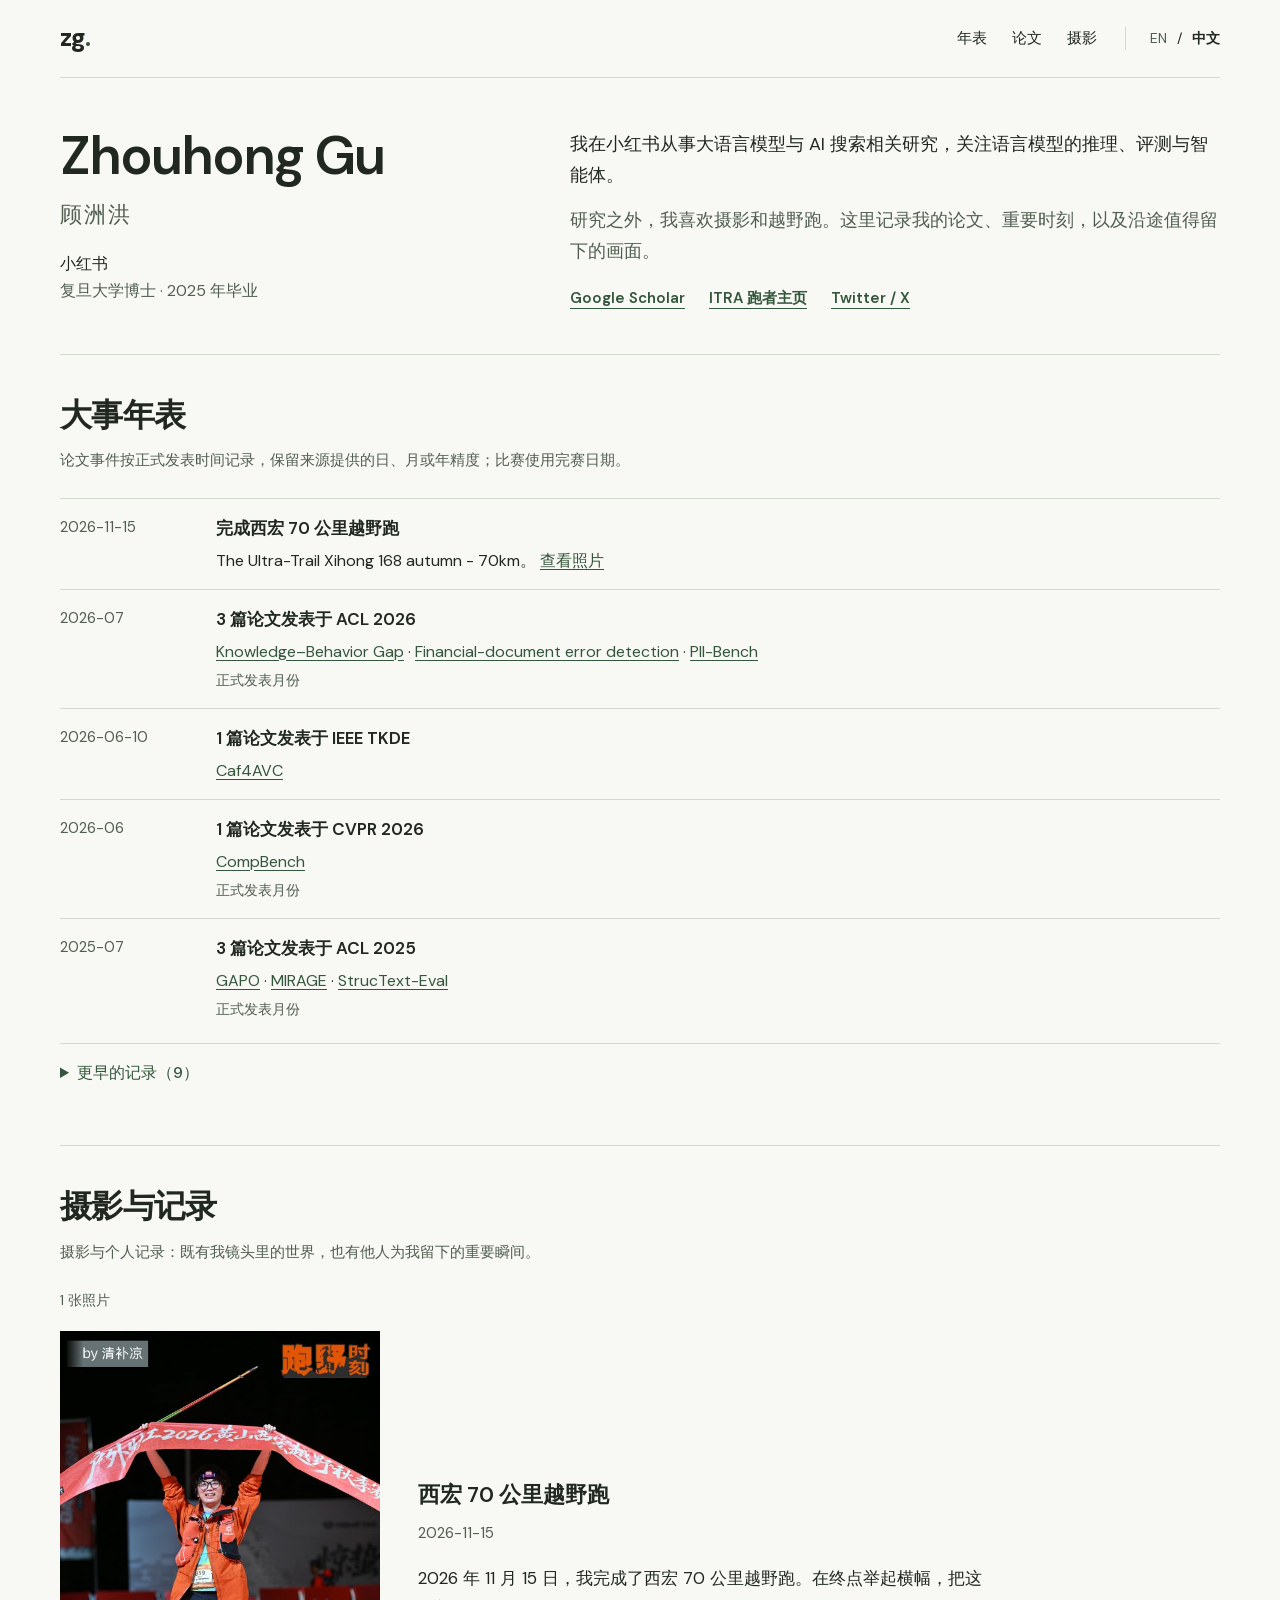
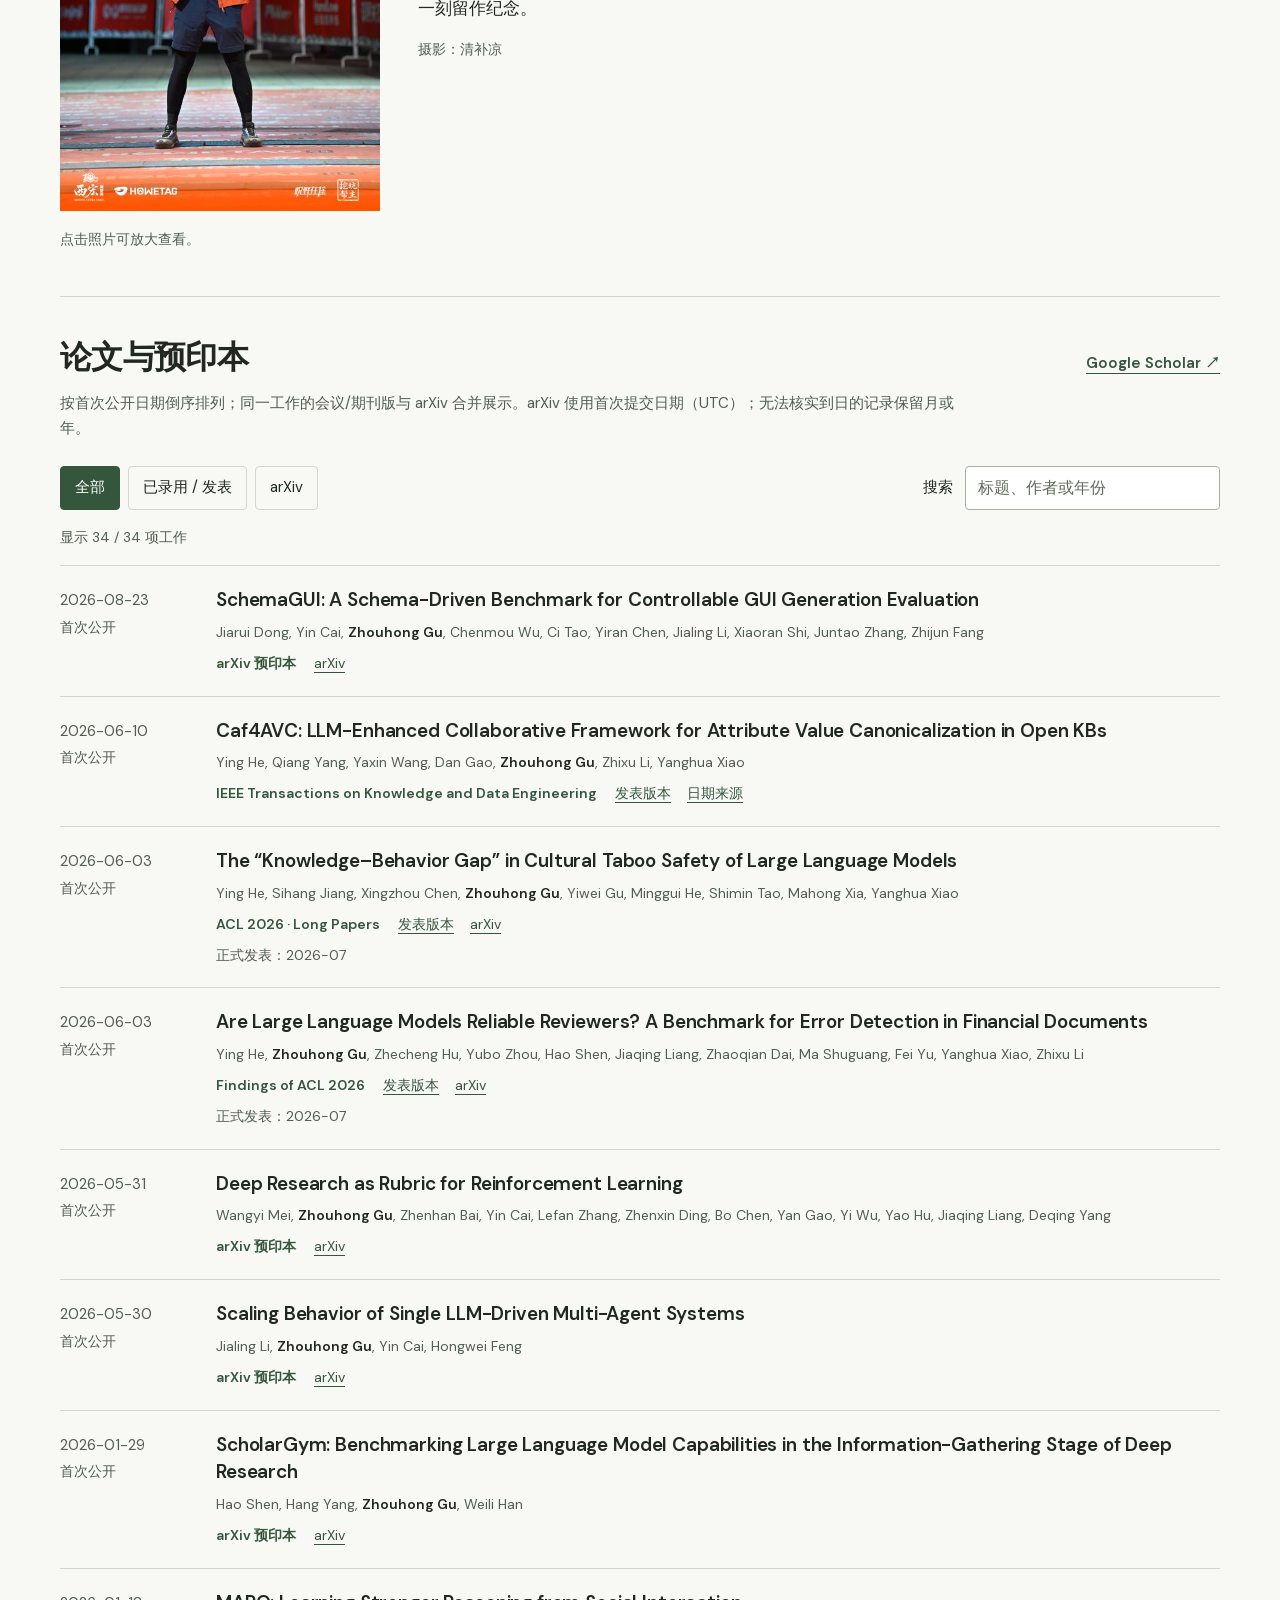
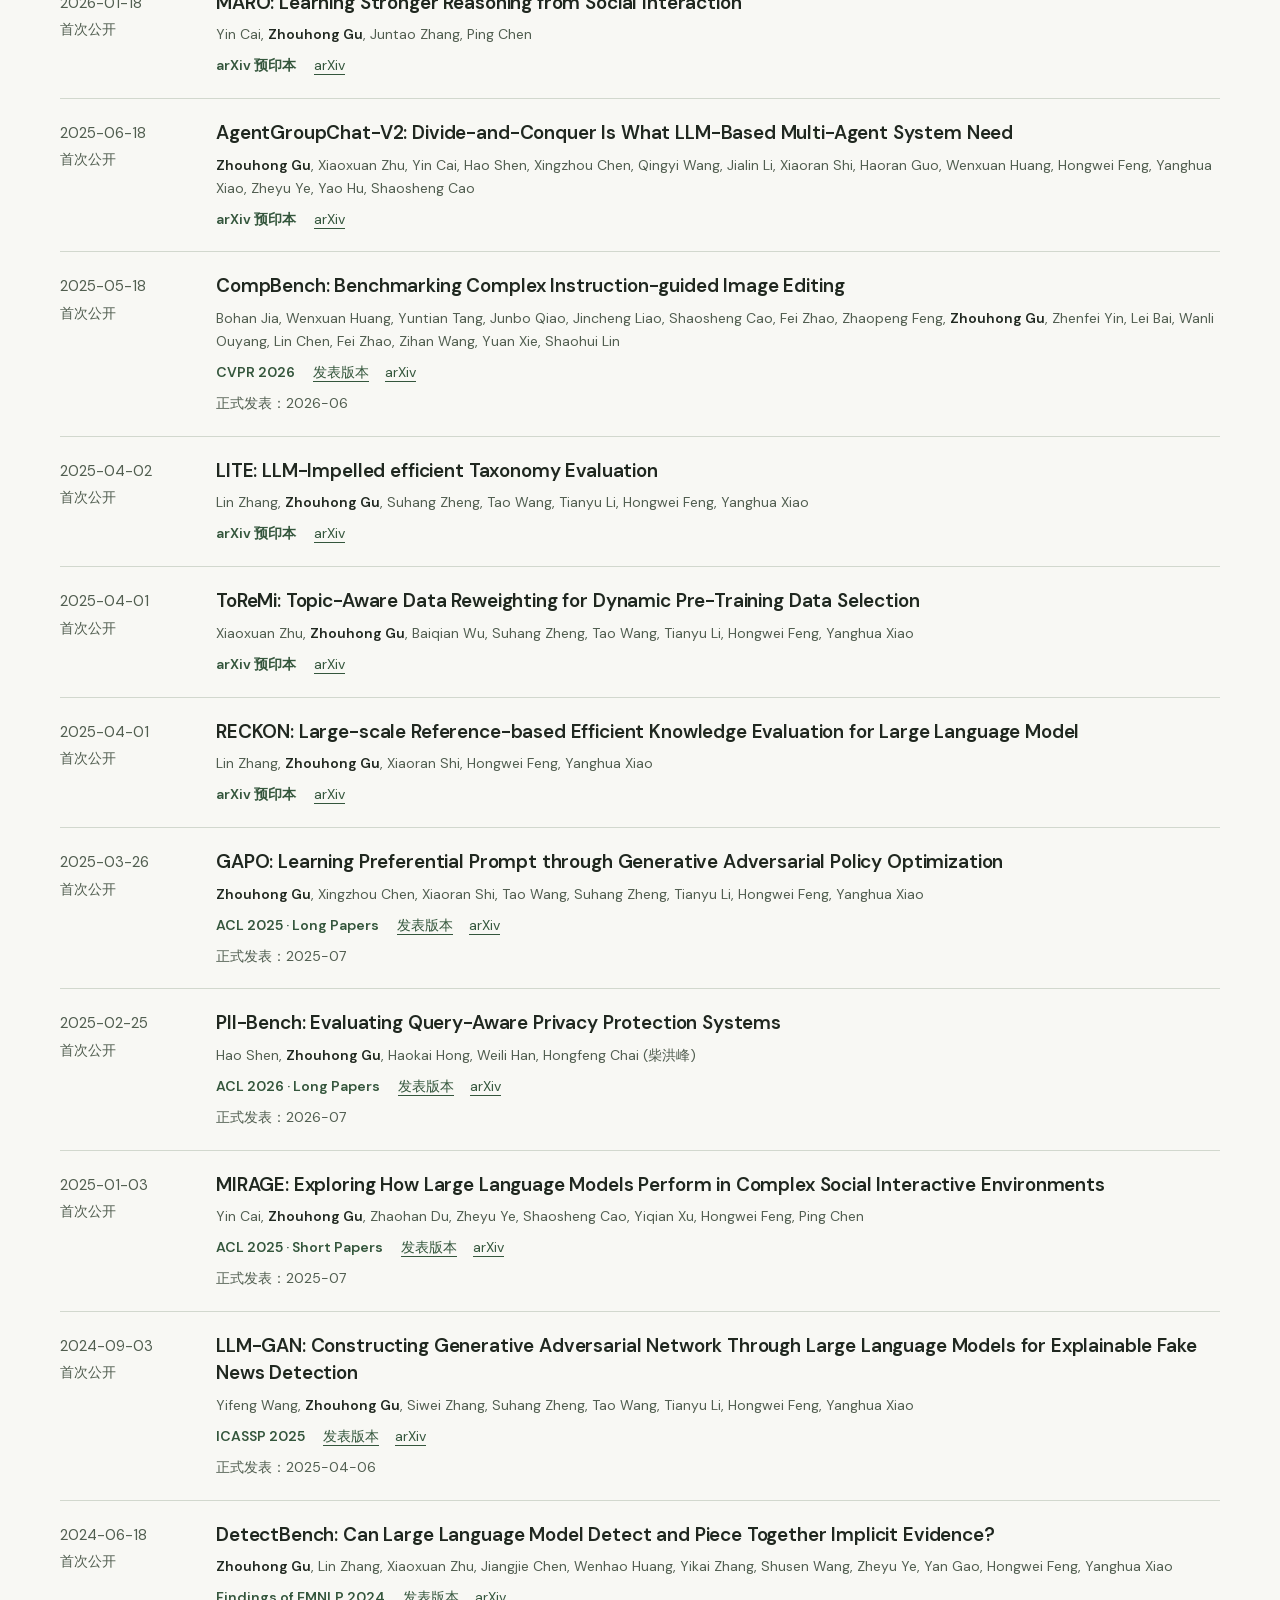
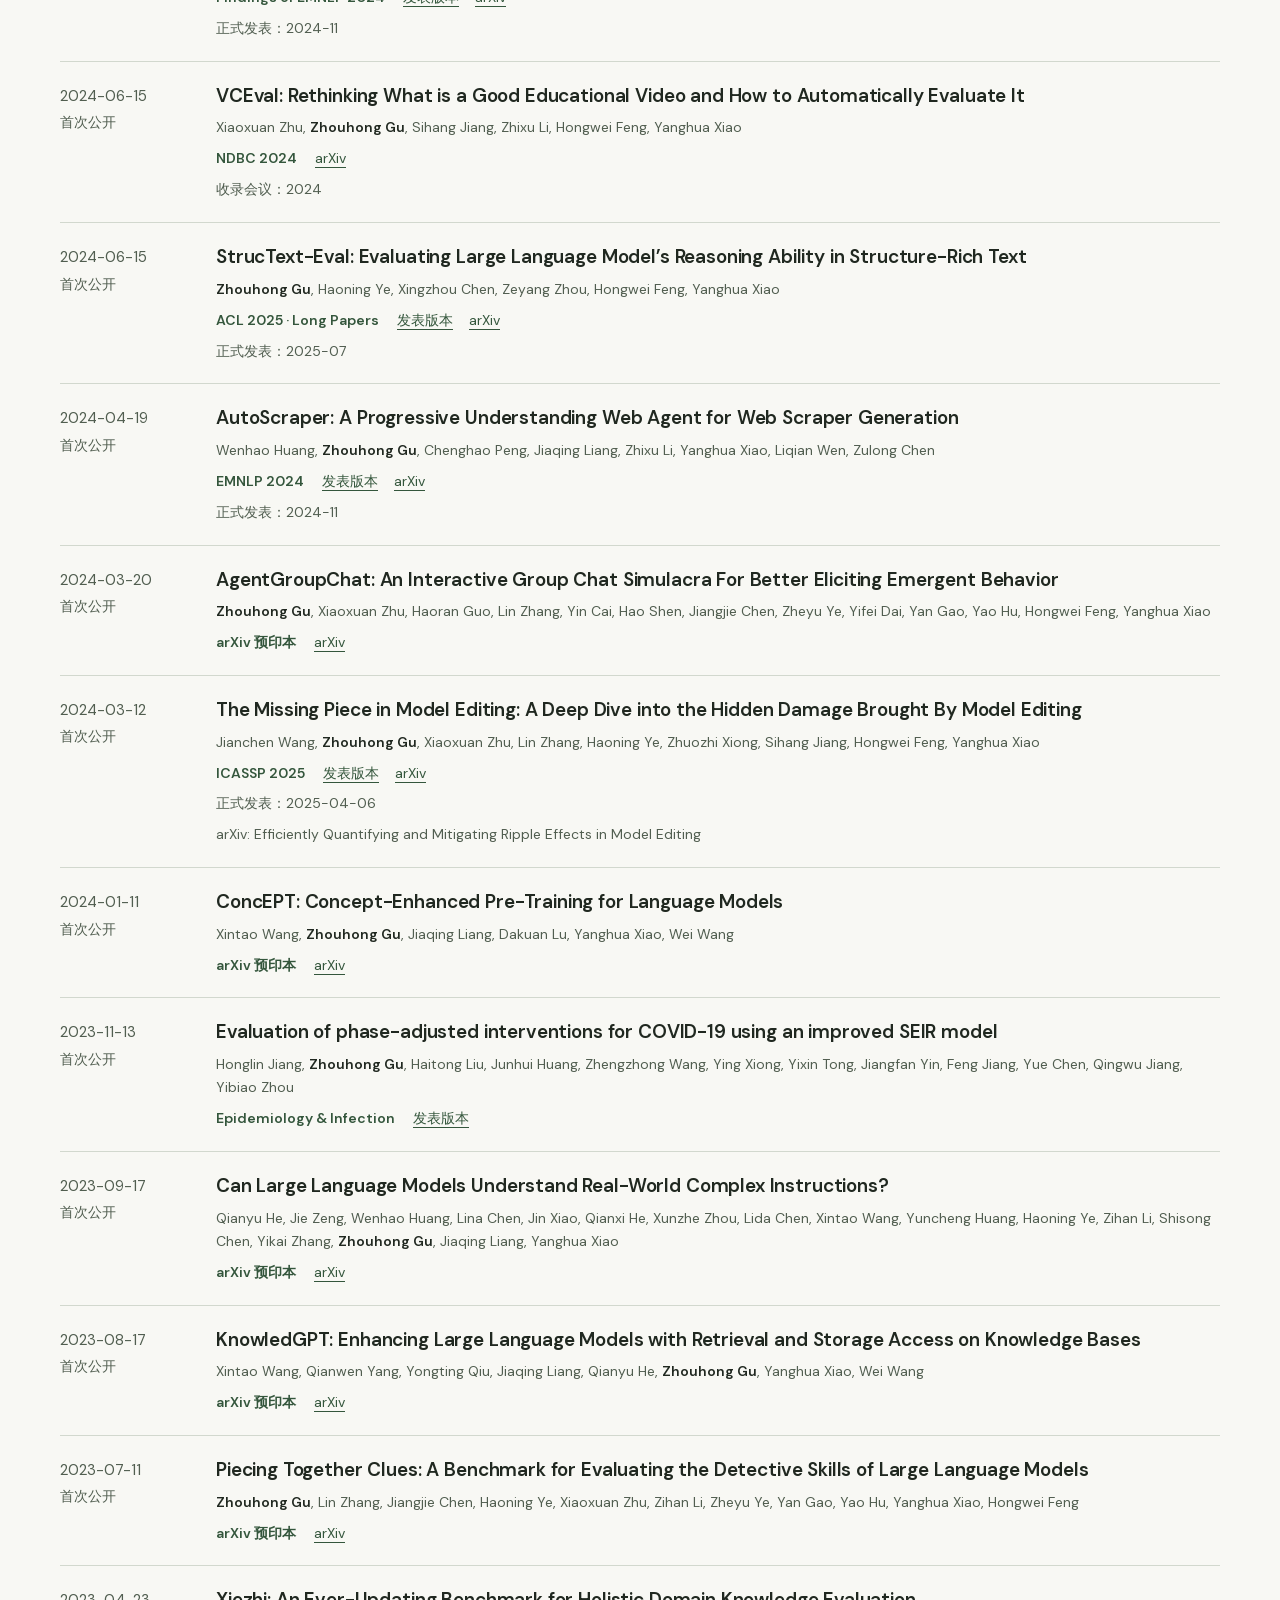
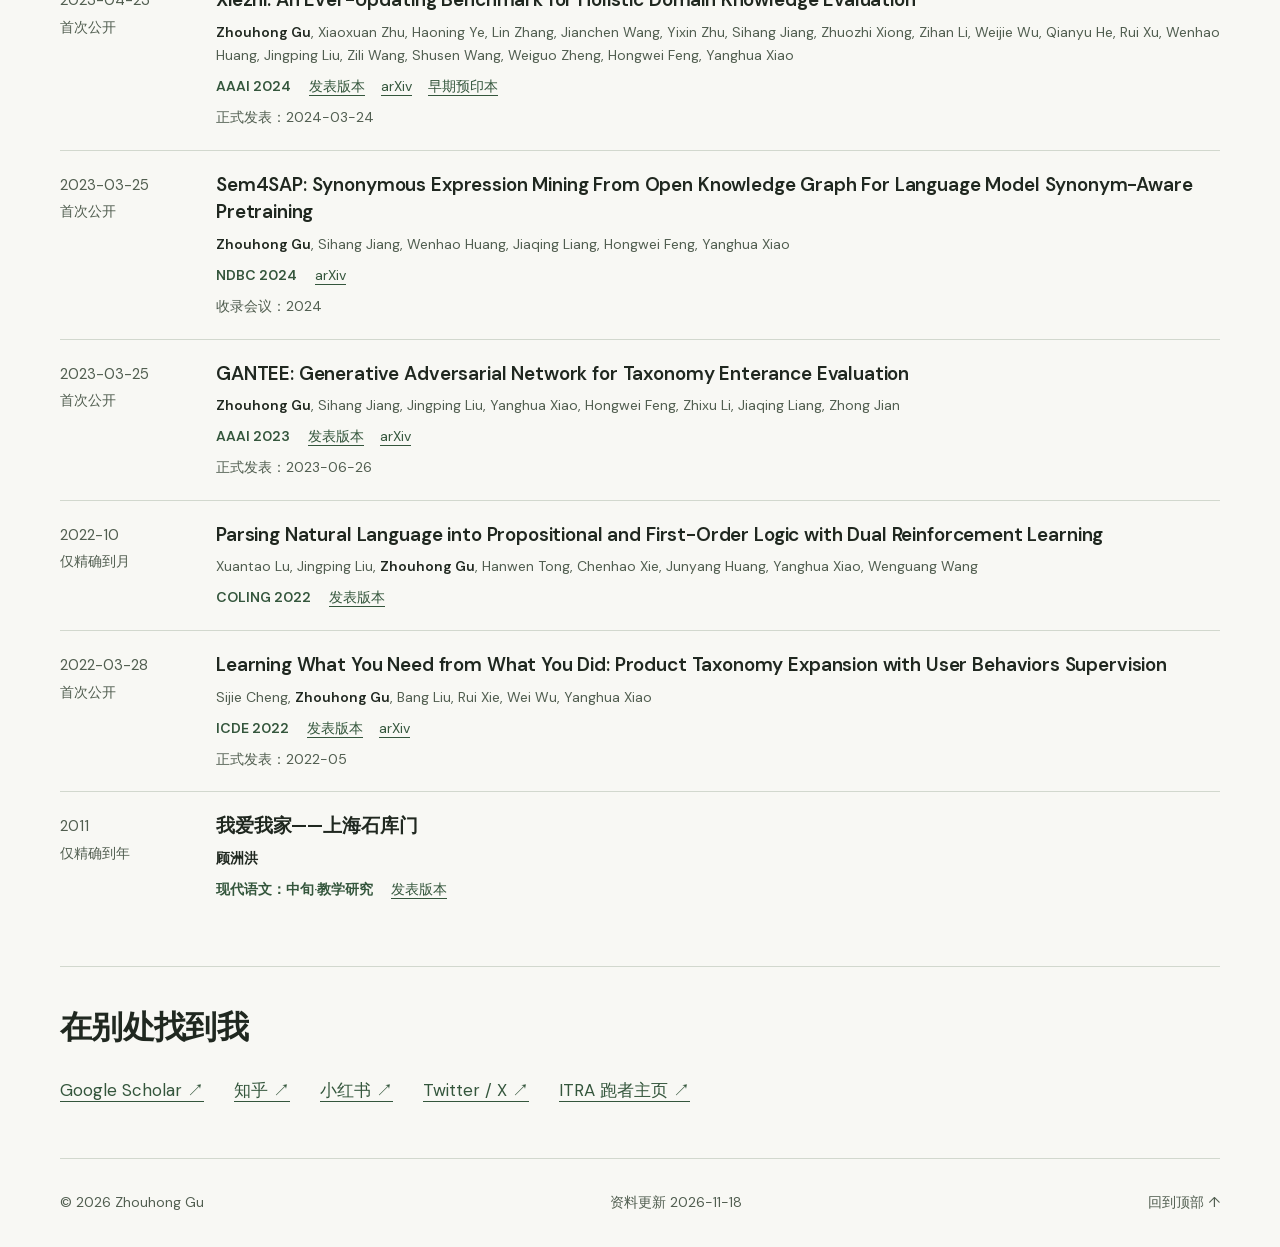
<file: zh/index.html>
<!doctype html>
<html lang="zh-CN">
<head>
  <meta charset="utf-8">
  <meta name="viewport" content="width=device-width, initial-scale=1">
  <title>顾洲洪 Zhouhong Gu — 研究、摄影与越野跑</title>
  <meta name="description" content="顾洲洪，复旦大学博士，在小红书从事大语言模型与 AI 搜索研究。论文、发表里程碑、摄影与越野跑。">
  <meta name="theme-color" content="#f8f8f4">
  <meta property="og:type" content="website">
  <meta property="og:title" content="顾洲洪 Zhouhong Gu — 研究、摄影与越野跑">
  <meta property="og:description" content="顾洲洪，复旦大学博士，在小红书从事大语言模型与 AI 搜索研究。论文、发表里程碑、摄影与越野跑。">
  <meta property="og:url" content="https://mikegu721.github.io/zhgu/zh/">
  <link rel="canonical" href="https://mikegu721.github.io/zhgu/zh/">
  <link rel="alternate" hreflang="en" href="https://mikegu721.github.io/zhgu/">
  <link rel="alternate" hreflang="zh-CN" href="https://mikegu721.github.io/zhgu/zh/">
  <link rel="alternate" hreflang="x-default" href="https://mikegu721.github.io/zhgu/">
  <link rel="icon" href="../assets/favicon.svg" type="image/svg+xml">
  <link rel="stylesheet" href="../assets/css/style.css">
  <script src="../assets/js/photos.js" defer></script>
  <script src="../assets/js/gallery.js" defer></script>
  <script src="../assets/js/publications.js" defer></script>
</head>
<body id="top" data-asset-prefix="../">
<a class="skip-link" href="#main">跳至正文</a>
<header><div class="wrap header-inner"><a class="wordmark" href="./" aria-label="顾洲洪主页">zg<span>.</span></a><div class="header-right"><nav aria-label="主导航"><a href="#timeline">年表</a><a href="#research">论文</a><a href="#photography">摄影</a></nav><div class="language" aria-label="语言"><a href="../" lang="en" hreflang="en">EN</a><span aria-hidden="true">/</span><span aria-current="page">中文</span></div></div></div></header>
<main id="main" class="wrap">
<section class="hero" aria-labelledby="name"><div><h1 id="name" lang="en">Zhouhong Gu</h1><p class="native-name" lang="zh-CN">顾洲洪</p><p class="affiliation">小红书<span>复旦大学博士 · 2025 年毕业</span></p></div><div class="hero-copy"><p>我在小红书从事大语言模型与 AI 搜索相关研究，关注语言模型的推理、评测与智能体。</p><p>研究之外，我喜欢摄影和越野跑。这里记录我的论文、重要时刻，以及沿途值得留下的画面。</p><div class="inline-links"><a class="" href="https://scholar.google.com/citations?user=YCfdAqEAAAAJ&amp;hl=en" target="_blank" rel="noopener noreferrer">Google Scholar</a> <a class="" href="https://itra.run/RunnerSpace/gu.zhouhong.7066773" target="_blank" rel="noopener noreferrer">ITRA 跑者主页</a> <a class="" href="https://x.com/OldSaying721" target="_blank" rel="noopener noreferrer">Twitter / X</a></div></div></section>
<section class="section" id="timeline" aria-labelledby="timeline-title"><div class="section-heading"><h2 id="timeline-title">大事年表</h2></div><p class="section-note">论文事件按正式发表时间记录，保留来源提供的日、月或年精度；比赛使用完赛日期。</p><ul class="timeline-list"><li class="timeline-item"><div class="timeline-date"><time datetime="2026-11-15">2026-11-15</time></div><div><h3 class="timeline-title">完成西宏 70 公里越野跑</h3><p class="timeline-copy">The Ultra-Trail Xihong 168 autumn - 70km。 <a href="#photography">查看照片</a></p></div></li><li class="timeline-item"><div class="timeline-date"><time datetime="2026-07">2026-07</time></div><div><h3 class="timeline-title">3 篇论文发表于 ACL 2026</h3><p class="timeline-copy"><a href="#paper-2608-12341">Knowledge–Behavior Gap</a> · <a href="#paper-2608-12342">Financial-document error detection</a> · <a href="#paper-2502-18545">PII-Bench</a></p><p class=timeline-kind>正式发表月份</p></div></li><li class="timeline-item"><div class="timeline-date"><time datetime="2026-06-10">2026-06-10</time></div><div><h3 class="timeline-title">1 篇论文发表于 IEEE TKDE</h3><p class="timeline-copy"><a href="#paper-10-1109-tkde-2026-3702048">Caf4AVC</a></p></div></li><li class="timeline-item"><div class="timeline-date"><time datetime="2026-06">2026-06</time></div><div><h3 class="timeline-title">1 篇论文发表于 CVPR 2026</h3><p class="timeline-copy"><a href="#paper-2505-12200">CompBench</a></p><p class=timeline-kind>正式发表月份</p></div></li><li class="timeline-item"><div class="timeline-date"><time datetime="2025-07">2025-07</time></div><div><h3 class="timeline-title">3 篇论文发表于 ACL 2025</h3><p class="timeline-copy"><a href="#paper-2503-20194">GAPO</a> · <a href="#paper-2501-01652">MIRAGE</a> · <a href="#paper-2406-10621">StrucText-Eval</a></p><p class=timeline-kind>正式发表月份</p></div></li></ul><details class="timeline-older"><summary>更早的记录（9）</summary><ul class="timeline-list"><li class="timeline-item"><div class="timeline-date"><time datetime="2025-04-06">2025-04-06</time></div><div><h3 class="timeline-title">2 篇论文发表于 ICASSP 2025</h3><p class="timeline-copy"><a href="#paper-2409-01787">LLM-GAN</a> · <a href="#paper-2403-07825">The Missing Piece in Model Editing</a></p></div></li><li class="timeline-item"><div class="timeline-date"><time datetime="2024-11">2024-11</time></div><div><h3 class="timeline-title">2 篇论文发表于 EMNLP 2024</h3><p class="timeline-copy"><a href="#paper-2406-12641">DetectBench</a> · <a href="#paper-2404-12753">AutoScraper</a></p><p class=timeline-kind>正式发表月份</p></div></li><li class="timeline-item"><div class="timeline-date"><time datetime="2024-03-24">2024-03-24</time></div><div><h3 class="timeline-title">1 篇论文发表于 AAAI 2024</h3><p class="timeline-copy"><a href="#paper-2306-05783">Xiezhi</a></p></div></li><li class="timeline-item"><div class="timeline-date"><time datetime="2024">2024</time></div><div><h3 class="timeline-title">2 篇论文入选 NDBC 2024</h3><p class="timeline-copy"><a href="#paper-2407-12005">VCEval</a> · <a href="#paper-2303-14425">Sem4SAP</a></p><p class=timeline-kind>发表／会议年份</p></div></li><li class="timeline-item"><div class="timeline-date"><time datetime="2023-11-13">2023-11-13</time></div><div><h3 class="timeline-title">1 篇论文发表于 Epidemiology &amp; Infection</h3><p class="timeline-copy"><a href="#paper-10-1017-S0950268823001796">COVID-19 intervention modeling</a></p></div></li><li class="timeline-item"><div class="timeline-date"><time datetime="2023-06-26">2023-06-26</time></div><div><h3 class="timeline-title">1 篇论文发表于 AAAI 2023</h3><p class="timeline-copy"><a href="#paper-2303-14480">GANTEE</a></p></div></li><li class="timeline-item"><div class="timeline-date"><time datetime="2022-10">2022-10</time></div><div><h3 class="timeline-title">1 篇论文发表于 COLING 2022</h3><p class="timeline-copy"><a href="#paper-2022-coling-1-481">Natural language to logic</a></p><p class=timeline-kind>正式发表月份</p></div></li><li class="timeline-item"><div class="timeline-date"><time datetime="2022-05">2022-05</time></div><div><h3 class="timeline-title">1 篇论文发表于 ICDE 2022</h3><p class="timeline-copy"><a href="#paper-2203-14921">Learning What You Need from What You Did</a></p><p class=timeline-kind>正式发表月份</p></div></li><li class="timeline-item"><div class="timeline-date"><time datetime="2011">2011</time></div><div><h3 class="timeline-title">文章发表于《现代语文》</h3><p class="timeline-copy"><a href="#paper-shikumen-2011">我爱我家——上海石库门</a></p><p class=timeline-kind>发表／会议年份</p></div></li></ul></details></section>
<section class="section photography" id="photography" aria-labelledby="photography-title"><div class="section-heading"><h2 id="photography-title">摄影与记录</h2></div><p class="section-note">摄影与个人记录：既有我镜头里的世界，也有他人为我留下的重要瞬间。</p><div id="gallery-empty" class="gallery-empty" hidden>更多照片陆续整理中。</div><p id="photo-count" hidden></p><div class="photo-grid" id="photo-grid" hidden></div><noscript><figure class="photo-fallback"><img src="../assets/photos/xihong-70km-2026-11-15.jpg" width="533" height="800" alt="顾洲洪在西宏70公里越野跑终点举起横幅" style="max-width:100%;height:auto"><figcaption>2026-11-15 · The Ultra-Trail Xihong 168 autumn - 70km · 摄影：清补凉</figcaption></figure></noscript><p class="photo-hint">点击照片可放大查看。</p></section>
<section class="section" id="research" aria-labelledby="research-title"><div class="section-heading"><h2 id="research-title">论文与预印本</h2><a class="text-link" href="https://scholar.google.com/citations?user=YCfdAqEAAAAJ&amp;hl=en" target="_blank" rel="noopener noreferrer">Google Scholar ↗</a></div><p class="section-note">按首次公开日期倒序排列；同一工作的会议/期刊版与 arXiv 合并展示。arXiv 使用首次提交日期（UTC）；无法核实到日的记录保留月或年。</p>
<div class="publication-tools" hidden><div class="filters" role="group" aria-label="按类型筛选"><button type="button" class="filter-button" data-publication-filter="all" aria-pressed="true">全部</button><button type="button" class="filter-button" data-publication-filter="published" aria-pressed="false">已录用 / 发表</button><button type="button" class="filter-button" data-publication-filter="arxiv" aria-pressed="false">arXiv</button></div><label class="search-wrap" for="publication-search">搜索<input type="search" id="publication-search" placeholder="标题、作者或年份" autocomplete="off"></label></div>
<p class="publication-count" id="publication-count" role="status" aria-live="polite">34 项工作</p><div id="publication-list"><article class="paper" id="paper-2608-22390" data-published="false" data-arxiv="true" data-aliases="">
  <div class="paper-date"><time datetime="2026-08-23">2026-08-23</time><span>首次公开</span></div>
  <div class="paper-main"><h3 class="paper-title" lang="en"><a class="" href="https://arxiv.org/abs/2608.22390" target="_blank" rel="noopener noreferrer">SchemaGUI: A Schema-Driven Benchmark for Controllable GUI Generation Evaluation</a></h3><p class="paper-authors">Jiarui Dong, Yin Cai, <strong>Zhouhong Gu</strong>, Chenmou Wu, Ci Tao, Yiran Chen, Jialing Li, Xiaoran Shi, Juntao Zhang, Zhijun Fang</p><div class="paper-meta"><span class="paper-venue">arXiv 预印本</span><div class="paper-links"><a class="" href="https://arxiv.org/abs/2608.22390" target="_blank" rel="noopener noreferrer">arXiv</a></div></div></div>
</article>
<article class="paper" id="paper-10-1109-tkde-2026-3702048" data-published="true" data-arxiv="false" data-aliases="">
  <div class="paper-date"><time datetime="2026-06-10">2026-06-10</time><span>首次公开</span></div>
  <div class="paper-main"><h3 class="paper-title" lang="en"><a class="" href="https://ieeexplore.ieee.org/document/11557203/" target="_blank" rel="noopener noreferrer">Caf4AVC: LLM-Enhanced Collaborative Framework for Attribute Value Canonicalization in Open KBs</a></h3><p class="paper-authors">Ying He, Qiang Yang, Yaxin Wang, Dan Gao, <strong>Zhouhong Gu</strong>, Zhixu Li, Yanghua Xiao</p><div class="paper-meta"><span class="paper-venue">IEEE Transactions on Knowledge and Data Engineering</span><div class="paper-links"><a class="" href="https://ieeexplore.ieee.org/document/11557203/" target="_blank" rel="noopener noreferrer">发表版本</a> <a class="" href="https://www.eol.cn/jiangsu/jsgd/202610/t20261010_2780797.shtml" target="_blank" rel="noopener noreferrer">日期来源</a></div></div></div>
</article>
<article class="paper" id="paper-2608-12341" data-published="true" data-arxiv="true" data-aliases="The &quot;Knowledge-Behavior Gap&quot; in Cultural Taboo Safety of Large Language Models">
  <div class="paper-date"><time datetime="2026-06-03">2026-06-03</time><span>首次公开</span></div>
  <div class="paper-main"><h3 class="paper-title" lang="en"><a class="" href="https://aclanthology.org/2026.acl-long.1424/" target="_blank" rel="noopener noreferrer">The “Knowledge–Behavior Gap” in Cultural Taboo Safety of Large Language Models</a></h3><p class="paper-authors">Ying He, Sihang Jiang, Xingzhou Chen, <strong>Zhouhong Gu</strong>, Yiwei Gu, Minggui He, Shimin Tao, Mahong Xia, Yanghua Xiao</p><div class="paper-meta"><span class="paper-venue">ACL 2026 · Long Papers</span><div class="paper-links"><a class="" href="https://aclanthology.org/2026.acl-long.1424/" target="_blank" rel="noopener noreferrer">发表版本</a> <a class="" href="https://arxiv.org/abs/2608.12341" target="_blank" rel="noopener noreferrer">arXiv</a></div></div><p class="paper-extra">正式发表：2026-07</p></div>
</article>
<article class="paper" id="paper-2608-12342" data-published="true" data-arxiv="true" data-aliases="">
  <div class="paper-date"><time datetime="2026-06-03">2026-06-03</time><span>首次公开</span></div>
  <div class="paper-main"><h3 class="paper-title" lang="en"><a class="" href="https://aclanthology.org/2026.findings-acl.1481/" target="_blank" rel="noopener noreferrer">Are Large Language Models Reliable Reviewers? A Benchmark for Error Detection in Financial Documents</a></h3><p class="paper-authors">Ying He, <strong>Zhouhong Gu</strong>, Zhecheng Hu, Yubo Zhou, Hao Shen, Jiaqing Liang, Zhaoqian Dai, Ma Shuguang, Fei Yu, Yanghua Xiao, Zhixu Li</p><div class="paper-meta"><span class="paper-venue">Findings of ACL 2026</span><div class="paper-links"><a class="" href="https://aclanthology.org/2026.findings-acl.1481/" target="_blank" rel="noopener noreferrer">发表版本</a> <a class="" href="https://arxiv.org/abs/2608.12342" target="_blank" rel="noopener noreferrer">arXiv</a></div></div><p class="paper-extra">正式发表：2026-07</p></div>
</article>
<article class="paper" id="paper-2606-01091" data-published="false" data-arxiv="true" data-aliases="">
  <div class="paper-date"><time datetime="2026-05-31">2026-05-31</time><span>首次公开</span></div>
  <div class="paper-main"><h3 class="paper-title" lang="en"><a class="" href="https://arxiv.org/abs/2606.01091" target="_blank" rel="noopener noreferrer">Deep Research as Rubric for Reinforcement Learning</a></h3><p class="paper-authors">Wangyi Mei, <strong>Zhouhong Gu</strong>, Zhenhan Bai, Yin Cai, Lefan Zhang, Zhenxin Ding, Bo Chen, Yan Gao, Yi Wu, Yao Hu, Jiaqing Liang, Deqing Yang</p><div class="paper-meta"><span class="paper-venue">arXiv 预印本</span><div class="paper-links"><a class="" href="https://arxiv.org/abs/2606.01091" target="_blank" rel="noopener noreferrer">arXiv</a></div></div></div>
</article>
<article class="paper" id="paper-2606-00655" data-published="false" data-arxiv="true" data-aliases="">
  <div class="paper-date"><time datetime="2026-05-30">2026-05-30</time><span>首次公开</span></div>
  <div class="paper-main"><h3 class="paper-title" lang="en"><a class="" href="https://arxiv.org/abs/2606.00655" target="_blank" rel="noopener noreferrer">Scaling Behavior of Single LLM-Driven Multi-Agent Systems</a></h3><p class="paper-authors">Jialing Li, <strong>Zhouhong Gu</strong>, Yin Cai, Hongwei Feng</p><div class="paper-meta"><span class="paper-venue">arXiv 预印本</span><div class="paper-links"><a class="" href="https://arxiv.org/abs/2606.00655" target="_blank" rel="noopener noreferrer">arXiv</a></div></div></div>
</article>
<article class="paper" id="paper-2601-21654" data-published="false" data-arxiv="true" data-aliases="ScholarGym: Benchmarking Deep Research Workflows on Academic Literature Retrieval">
  <div class="paper-date"><time datetime="2026-01-29">2026-01-29</time><span>首次公开</span></div>
  <div class="paper-main"><h3 class="paper-title" lang="en"><a class="" href="https://arxiv.org/abs/2601.21654" target="_blank" rel="noopener noreferrer">ScholarGym: Benchmarking Large Language Model Capabilities in the Information-Gathering Stage of Deep Research</a></h3><p class="paper-authors">Hao Shen, Hang Yang, <strong>Zhouhong Gu</strong>, Weili Han</p><div class="paper-meta"><span class="paper-venue">arXiv 预印本</span><div class="paper-links"><a class="" href="https://arxiv.org/abs/2601.21654" target="_blank" rel="noopener noreferrer">arXiv</a></div></div></div>
</article>
<article class="paper" id="paper-2601-12323" data-published="false" data-arxiv="true" data-aliases="">
  <div class="paper-date"><time datetime="2026-01-18">2026-01-18</time><span>首次公开</span></div>
  <div class="paper-main"><h3 class="paper-title" lang="en"><a class="" href="https://arxiv.org/abs/2601.12323" target="_blank" rel="noopener noreferrer">MARO: Learning Stronger Reasoning from Social Interaction</a></h3><p class="paper-authors">Yin Cai, <strong>Zhouhong Gu</strong>, Juntao Zhang, Ping Chen</p><div class="paper-meta"><span class="paper-venue">arXiv 预印本</span><div class="paper-links"><a class="" href="https://arxiv.org/abs/2601.12323" target="_blank" rel="noopener noreferrer">arXiv</a></div></div></div>
</article>
<article class="paper" id="paper-2506-15451" data-published="false" data-arxiv="true" data-aliases="">
  <div class="paper-date"><time datetime="2025-06-18">2025-06-18</time><span>首次公开</span></div>
  <div class="paper-main"><h3 class="paper-title" lang="en"><a class="" href="https://arxiv.org/abs/2506.15451" target="_blank" rel="noopener noreferrer">AgentGroupChat-V2: Divide-and-Conquer Is What LLM-Based Multi-Agent System Need</a></h3><p class="paper-authors"><strong>Zhouhong Gu</strong>, Xiaoxuan Zhu, Yin Cai, Hao Shen, Xingzhou Chen, Qingyi Wang, Jialin Li, Xiaoran Shi, Haoran Guo, Wenxuan Huang, Hongwei Feng, Yanghua Xiao, Zheyu Ye, Yao Hu, Shaosheng Cao</p><div class="paper-meta"><span class="paper-venue">arXiv 预印本</span><div class="paper-links"><a class="" href="https://arxiv.org/abs/2506.15451" target="_blank" rel="noopener noreferrer">arXiv</a></div></div></div>
</article>
<article class="paper" id="paper-2505-12200" data-published="true" data-arxiv="true" data-aliases="">
  <div class="paper-date"><time datetime="2025-05-18">2025-05-18</time><span>首次公开</span></div>
  <div class="paper-main"><h3 class="paper-title" lang="en"><a class="" href="https://openaccess.thecvf.com/content/CVPR2026/html/Jia_CompBench_Benchmarking_Complex_Instruction-guided_Image_Editing_CVPR_2026_paper.html" target="_blank" rel="noopener noreferrer">CompBench: Benchmarking Complex Instruction-guided Image Editing</a></h3><p class="paper-authors">Bohan Jia, Wenxuan Huang, Yuntian Tang, Junbo Qiao, Jincheng Liao, Shaosheng Cao, Fei Zhao, Zhaopeng Feng, <strong>Zhouhong Gu</strong>, Zhenfei Yin, Lei Bai, Wanli Ouyang, Lin Chen, Fei Zhao, Zihan Wang, Yuan Xie, Shaohui Lin</p><div class="paper-meta"><span class="paper-venue">CVPR 2026</span><div class="paper-links"><a class="" href="https://openaccess.thecvf.com/content/CVPR2026/html/Jia_CompBench_Benchmarking_Complex_Instruction-guided_Image_Editing_CVPR_2026_paper.html" target="_blank" rel="noopener noreferrer">发表版本</a> <a class="" href="https://arxiv.org/abs/2505.12200" target="_blank" rel="noopener noreferrer">arXiv</a></div></div><p class="paper-extra">正式发表：2026-06</p></div>
</article>
<article class="paper" id="paper-2504-01369" data-published="false" data-arxiv="true" data-aliases="">
  <div class="paper-date"><time datetime="2025-04-02">2025-04-02</time><span>首次公开</span></div>
  <div class="paper-main"><h3 class="paper-title" lang="en"><a class="" href="https://arxiv.org/abs/2504.01369" target="_blank" rel="noopener noreferrer">LITE: LLM-Impelled efficient Taxonomy Evaluation</a></h3><p class="paper-authors">Lin Zhang, <strong>Zhouhong Gu</strong>, Suhang Zheng, Tao Wang, Tianyu Li, Hongwei Feng, Yanghua Xiao</p><div class="paper-meta"><span class="paper-venue">arXiv 预印本</span><div class="paper-links"><a class="" href="https://arxiv.org/abs/2504.01369" target="_blank" rel="noopener noreferrer">arXiv</a></div></div></div>
</article>
<article class="paper" id="paper-2504-00695" data-published="false" data-arxiv="true" data-aliases="">
  <div class="paper-date"><time datetime="2025-04-01">2025-04-01</time><span>首次公开</span></div>
  <div class="paper-main"><h3 class="paper-title" lang="en"><a class="" href="https://arxiv.org/abs/2504.00695" target="_blank" rel="noopener noreferrer">ToReMi: Topic-Aware Data Reweighting for Dynamic Pre-Training Data Selection</a></h3><p class="paper-authors">Xiaoxuan Zhu, <strong>Zhouhong Gu</strong>, Baiqian Wu, Suhang Zheng, Tao Wang, Tianyu Li, Hongwei Feng, Yanghua Xiao</p><div class="paper-meta"><span class="paper-venue">arXiv 预印本</span><div class="paper-links"><a class="" href="https://arxiv.org/abs/2504.00695" target="_blank" rel="noopener noreferrer">arXiv</a></div></div></div>
</article>
<article class="paper" id="paper-2504-00756" data-published="false" data-arxiv="true" data-aliases="">
  <div class="paper-date"><time datetime="2025-04-01">2025-04-01</time><span>首次公开</span></div>
  <div class="paper-main"><h3 class="paper-title" lang="en"><a class="" href="https://arxiv.org/abs/2504.00756" target="_blank" rel="noopener noreferrer">RECKON: Large-scale Reference-based Efficient Knowledge Evaluation for Large Language Model</a></h3><p class="paper-authors">Lin Zhang, <strong>Zhouhong Gu</strong>, Xiaoran Shi, Hongwei Feng, Yanghua Xiao</p><div class="paper-meta"><span class="paper-venue">arXiv 预印本</span><div class="paper-links"><a class="" href="https://arxiv.org/abs/2504.00756" target="_blank" rel="noopener noreferrer">arXiv</a></div></div></div>
</article>
<article class="paper" id="paper-2503-20194" data-published="true" data-arxiv="true" data-aliases="">
  <div class="paper-date"><time datetime="2025-03-26">2025-03-26</time><span>首次公开</span></div>
  <div class="paper-main"><h3 class="paper-title" lang="en"><a class="" href="https://aclanthology.org/2025.acl-long.13/" target="_blank" rel="noopener noreferrer">GAPO: Learning Preferential Prompt through Generative Adversarial Policy Optimization</a></h3><p class="paper-authors"><strong>Zhouhong Gu</strong>, Xingzhou Chen, Xiaoran Shi, Tao Wang, Suhang Zheng, Tianyu Li, Hongwei Feng, Yanghua Xiao</p><div class="paper-meta"><span class="paper-venue">ACL 2025 · Long Papers</span><div class="paper-links"><a class="" href="https://aclanthology.org/2025.acl-long.13/" target="_blank" rel="noopener noreferrer">发表版本</a> <a class="" href="https://arxiv.org/abs/2503.20194" target="_blank" rel="noopener noreferrer">arXiv</a></div></div><p class="paper-extra">正式发表：2025-07</p></div>
</article>
<article class="paper" id="paper-2502-18545" data-published="true" data-arxiv="true" data-aliases="">
  <div class="paper-date"><time datetime="2025-02-25">2025-02-25</time><span>首次公开</span></div>
  <div class="paper-main"><h3 class="paper-title" lang="en"><a class="" href="https://aclanthology.org/2026.acl-long.227/" target="_blank" rel="noopener noreferrer">PII-Bench: Evaluating Query-Aware Privacy Protection Systems</a></h3><p class="paper-authors">Hao Shen, <strong>Zhouhong Gu</strong>, Haokai Hong, Weili Han, Hongfeng Chai (柴洪峰)</p><div class="paper-meta"><span class="paper-venue">ACL 2026 · Long Papers</span><div class="paper-links"><a class="" href="https://aclanthology.org/2026.acl-long.227/" target="_blank" rel="noopener noreferrer">发表版本</a> <a class="" href="https://arxiv.org/abs/2502.18545" target="_blank" rel="noopener noreferrer">arXiv</a></div></div><p class="paper-extra">正式发表：2026-07</p></div>
</article>
<article class="paper" id="paper-2501-01652" data-published="true" data-arxiv="true" data-aliases="">
  <div class="paper-date"><time datetime="2025-01-03">2025-01-03</time><span>首次公开</span></div>
  <div class="paper-main"><h3 class="paper-title" lang="en"><a class="" href="https://aclanthology.org/2025.acl-short.2/" target="_blank" rel="noopener noreferrer">MIRAGE: Exploring How Large Language Models Perform in Complex Social Interactive Environments</a></h3><p class="paper-authors">Yin Cai, <strong>Zhouhong Gu</strong>, Zhaohan Du, Zheyu Ye, Shaosheng Cao, Yiqian Xu, Hongwei Feng, Ping Chen</p><div class="paper-meta"><span class="paper-venue">ACL 2025 · Short Papers</span><div class="paper-links"><a class="" href="https://aclanthology.org/2025.acl-short.2/" target="_blank" rel="noopener noreferrer">发表版本</a> <a class="" href="https://arxiv.org/abs/2501.01652" target="_blank" rel="noopener noreferrer">arXiv</a></div></div><p class="paper-extra">正式发表：2025-07</p></div>
</article>
<article class="paper" id="paper-2409-01787" data-published="true" data-arxiv="true" data-aliases="LLM-GAN: Construct Generative Adversarial Network Through Large Language Models For Explainable Fake News Detection">
  <div class="paper-date"><time datetime="2024-09-03">2024-09-03</time><span>首次公开</span></div>
  <div class="paper-main"><h3 class="paper-title" lang="en"><a class="" href="https://ieeexplore.ieee.org/document/10889048/" target="_blank" rel="noopener noreferrer">LLM-GAN: Constructing Generative Adversarial Network Through Large Language Models for Explainable Fake News Detection</a></h3><p class="paper-authors">Yifeng Wang, <strong>Zhouhong Gu</strong>, Siwei Zhang, Suhang Zheng, Tao Wang, Tianyu Li, Hongwei Feng, Yanghua Xiao</p><div class="paper-meta"><span class="paper-venue">ICASSP 2025</span><div class="paper-links"><a class="" href="https://ieeexplore.ieee.org/document/10889048/" target="_blank" rel="noopener noreferrer">发表版本</a> <a class="" href="https://arxiv.org/abs/2409.01787" target="_blank" rel="noopener noreferrer">arXiv</a></div></div><p class="paper-extra">正式发表：2025-04-06</p></div>
</article>
<article class="paper" id="paper-2406-12641" data-published="true" data-arxiv="true" data-aliases="">
  <div class="paper-date"><time datetime="2024-06-18">2024-06-18</time><span>首次公开</span></div>
  <div class="paper-main"><h3 class="paper-title" lang="en"><a class="" href="https://aclanthology.org/2024.findings-emnlp.11/" target="_blank" rel="noopener noreferrer">DetectBench: Can Large Language Model Detect and Piece Together Implicit Evidence?</a></h3><p class="paper-authors"><strong>Zhouhong Gu</strong>, Lin Zhang, Xiaoxuan Zhu, Jiangjie Chen, Wenhao Huang, Yikai Zhang, Shusen Wang, Zheyu Ye, Yan Gao, Hongwei Feng, Yanghua Xiao</p><div class="paper-meta"><span class="paper-venue">Findings of EMNLP 2024</span><div class="paper-links"><a class="" href="https://aclanthology.org/2024.findings-emnlp.11/" target="_blank" rel="noopener noreferrer">发表版本</a> <a class="" href="https://arxiv.org/abs/2406.12641" target="_blank" rel="noopener noreferrer">arXiv</a></div></div><p class="paper-extra">正式发表：2024-11</p></div>
</article>
<article class="paper" id="paper-2407-12005" data-published="true" data-arxiv="true" data-aliases="">
  <div class="paper-date"><time datetime="2024-06-15">2024-06-15</time><span>首次公开</span></div>
  <div class="paper-main"><h3 class="paper-title" lang="en"><a class="" href="https://arxiv.org/abs/2407.12005" target="_blank" rel="noopener noreferrer">VCEval: Rethinking What is a Good Educational Video and How to Automatically Evaluate It</a></h3><p class="paper-authors">Xiaoxuan Zhu, <strong>Zhouhong Gu</strong>, Sihang Jiang, Zhixu Li, Hongwei Feng, Yanghua Xiao</p><div class="paper-meta"><span class="paper-venue">NDBC 2024</span><div class="paper-links"><a class="" href="https://arxiv.org/abs/2407.12005" target="_blank" rel="noopener noreferrer">arXiv</a></div></div><p class="paper-extra">收录会议：2024</p></div>
</article>
<article class="paper" id="paper-2406-10621" data-published="true" data-arxiv="true" data-aliases="StructBench: An Autogenerated Benchmark for Evaluating Large Language Model&#x27;s Ability in Structure-Rich Text Understanding StrucText-Eval: Evaluating Large Language Model&#x27;s Reasoning Ability in Structure-Rich Text">
  <div class="paper-date"><time datetime="2024-06-15">2024-06-15</time><span>首次公开</span></div>
  <div class="paper-main"><h3 class="paper-title" lang="en"><a class="" href="https://aclanthology.org/2025.acl-long.11/" target="_blank" rel="noopener noreferrer">StrucText-Eval: Evaluating Large Language Model’s Reasoning Ability in Structure-Rich Text</a></h3><p class="paper-authors"><strong>Zhouhong Gu</strong>, Haoning Ye, Xingzhou Chen, Zeyang Zhou, Hongwei Feng, Yanghua Xiao</p><div class="paper-meta"><span class="paper-venue">ACL 2025 · Long Papers</span><div class="paper-links"><a class="" href="https://aclanthology.org/2025.acl-long.11/" target="_blank" rel="noopener noreferrer">发表版本</a> <a class="" href="https://arxiv.org/abs/2406.10621" target="_blank" rel="noopener noreferrer">arXiv</a></div></div><p class="paper-extra">正式发表：2025-07</p></div>
</article>
<article class="paper" id="paper-2404-12753" data-published="true" data-arxiv="true" data-aliases="AutoCrawler: A Progressive Understanding Web Agent for Web Crawler Generation">
  <div class="paper-date"><time datetime="2024-04-19">2024-04-19</time><span>首次公开</span></div>
  <div class="paper-main"><h3 class="paper-title" lang="en"><a class="" href="https://aclanthology.org/2024.emnlp-main.141/" target="_blank" rel="noopener noreferrer">AutoScraper: A Progressive Understanding Web Agent for Web Scraper Generation</a></h3><p class="paper-authors">Wenhao Huang, <strong>Zhouhong Gu</strong>, Chenghao Peng, Jiaqing Liang, Zhixu Li, Yanghua Xiao, Liqian Wen, Zulong Chen</p><div class="paper-meta"><span class="paper-venue">EMNLP 2024</span><div class="paper-links"><a class="" href="https://aclanthology.org/2024.emnlp-main.141/" target="_blank" rel="noopener noreferrer">发表版本</a> <a class="" href="https://arxiv.org/abs/2404.12753" target="_blank" rel="noopener noreferrer">arXiv</a></div></div><p class="paper-extra">正式发表：2024-11</p></div>
</article>
<article class="paper" id="paper-2403-13433" data-published="false" data-arxiv="true" data-aliases="">
  <div class="paper-date"><time datetime="2024-03-20">2024-03-20</time><span>首次公开</span></div>
  <div class="paper-main"><h3 class="paper-title" lang="en"><a class="" href="https://arxiv.org/abs/2403.13433" target="_blank" rel="noopener noreferrer">AgentGroupChat: An Interactive Group Chat Simulacra For Better Eliciting Emergent Behavior</a></h3><p class="paper-authors"><strong>Zhouhong Gu</strong>, Xiaoxuan Zhu, Haoran Guo, Lin Zhang, Yin Cai, Hao Shen, Jiangjie Chen, Zheyu Ye, Yifei Dai, Yan Gao, Yao Hu, Hongwei Feng, Yanghua Xiao</p><div class="paper-meta"><span class="paper-venue">arXiv 预印本</span><div class="paper-links"><a class="" href="https://arxiv.org/abs/2403.13433" target="_blank" rel="noopener noreferrer">arXiv</a></div></div></div>
</article>
<article class="paper" id="paper-2403-07825" data-published="true" data-arxiv="true" data-aliases="The Missing Piece in Model Editing: A Deep Dive into the Hidden Damage Brought By Model Editing Efficiently Quantifying and Mitigating Ripple Effects in Model Editing">
  <div class="paper-date"><time datetime="2024-03-12">2024-03-12</time><span>首次公开</span></div>
  <div class="paper-main"><h3 class="paper-title" lang="en"><a class="" href="https://ieeexplore.ieee.org/document/10890406/" target="_blank" rel="noopener noreferrer">The Missing Piece in Model Editing: A Deep Dive into the Hidden Damage Brought By Model Editing</a></h3><p class="paper-authors">Jianchen Wang, <strong>Zhouhong Gu</strong>, Xiaoxuan Zhu, Lin Zhang, Haoning Ye, Zhuozhi Xiong, Sihang Jiang, Hongwei Feng, Yanghua Xiao</p><div class="paper-meta"><span class="paper-venue">ICASSP 2025</span><div class="paper-links"><a class="" href="https://ieeexplore.ieee.org/document/10890406/" target="_blank" rel="noopener noreferrer">发表版本</a> <a class="" href="https://arxiv.org/abs/2403.07825" target="_blank" rel="noopener noreferrer">arXiv</a></div></div><p class="paper-extra">正式发表：2025-04-06</p><p class="paper-extra">arXiv: Efficiently Quantifying and Mitigating Ripple Effects in Model Editing</p></div>
</article>
<article class="paper" id="paper-2401-05669" data-published="false" data-arxiv="true" data-aliases="">
  <div class="paper-date"><time datetime="2024-01-11">2024-01-11</time><span>首次公开</span></div>
  <div class="paper-main"><h3 class="paper-title" lang="en"><a class="" href="https://arxiv.org/abs/2401.05669" target="_blank" rel="noopener noreferrer">ConcEPT: Concept-Enhanced Pre-Training for Language Models</a></h3><p class="paper-authors">Xintao Wang, <strong>Zhouhong Gu</strong>, Jiaqing Liang, Dakuan Lu, Yanghua Xiao, Wei Wang</p><div class="paper-meta"><span class="paper-venue">arXiv 预印本</span><div class="paper-links"><a class="" href="https://arxiv.org/abs/2401.05669" target="_blank" rel="noopener noreferrer">arXiv</a></div></div></div>
</article>
<article class="paper" id="paper-10-1017-S0950268823001796" data-published="true" data-arxiv="false" data-aliases="">
  <div class="paper-date"><time datetime="2023-11-13">2023-11-13</time><span>首次公开</span></div>
  <div class="paper-main"><h3 class="paper-title" lang="en"><a class="" href="https://www.cambridge.org/core/journals/epidemiology-and-infection/article/evaluation-of-phaseadjusted-interventions-for-covid19-using-an-improved-seir-model/C55A2502EFFCCD3993A4F077E96A6DCB" target="_blank" rel="noopener noreferrer">Evaluation of phase-adjusted interventions for COVID-19 using an improved SEIR model</a></h3><p class="paper-authors">Honglin Jiang, <strong>Zhouhong Gu</strong>, Haitong Liu, Junhui Huang, Zhengzhong Wang, Ying Xiong, Yixin Tong, Jiangfan Yin, Feng Jiang, Yue Chen, Qingwu Jiang, Yibiao Zhou</p><div class="paper-meta"><span class="paper-venue">Epidemiology &amp; Infection</span><div class="paper-links"><a class="" href="https://www.cambridge.org/core/journals/epidemiology-and-infection/article/evaluation-of-phaseadjusted-interventions-for-covid19-using-an-improved-seir-model/C55A2502EFFCCD3993A4F077E96A6DCB" target="_blank" rel="noopener noreferrer">发表版本</a></div></div></div>
</article>
<article class="paper" id="paper-2309-09150" data-published="false" data-arxiv="true" data-aliases="">
  <div class="paper-date"><time datetime="2023-09-17">2023-09-17</time><span>首次公开</span></div>
  <div class="paper-main"><h3 class="paper-title" lang="en"><a class="" href="https://arxiv.org/abs/2309.09150" target="_blank" rel="noopener noreferrer">Can Large Language Models Understand Real-World Complex Instructions?</a></h3><p class="paper-authors">Qianyu He, Jie Zeng, Wenhao Huang, Lina Chen, Jin Xiao, Qianxi He, Xunzhe Zhou, Lida Chen, Xintao Wang, Yuncheng Huang, Haoning Ye, Zihan Li, Shisong Chen, Yikai Zhang, <strong>Zhouhong Gu</strong>, Jiaqing Liang, Yanghua Xiao</p><div class="paper-meta"><span class="paper-venue">arXiv 预印本</span><div class="paper-links"><a class="" href="https://arxiv.org/abs/2309.09150" target="_blank" rel="noopener noreferrer">arXiv</a></div></div></div>
</article>
<article class="paper" id="paper-2308-11761" data-published="false" data-arxiv="true" data-aliases="">
  <div class="paper-date"><time datetime="2023-08-17">2023-08-17</time><span>首次公开</span></div>
  <div class="paper-main"><h3 class="paper-title" lang="en"><a class="" href="https://arxiv.org/abs/2308.11761" target="_blank" rel="noopener noreferrer">KnowledGPT: Enhancing Large Language Models with Retrieval and Storage Access on Knowledge Bases</a></h3><p class="paper-authors">Xintao Wang, Qianwen Yang, Yongting Qiu, Jiaqing Liang, Qianyu He, <strong>Zhouhong Gu</strong>, Yanghua Xiao, Wei Wang</p><div class="paper-meta"><span class="paper-venue">arXiv 预印本</span><div class="paper-links"><a class="" href="https://arxiv.org/abs/2308.11761" target="_blank" rel="noopener noreferrer">arXiv</a></div></div></div>
</article>
<article class="paper" id="paper-2307-05113" data-published="false" data-arxiv="true" data-aliases="Beyond the Obvious: Evaluating the Reasoning Ability In Real-life Scenarios of Language Models on Life Scapes Reasoning Benchmark~(LSR-Benchmark)">
  <div class="paper-date"><time datetime="2023-07-11">2023-07-11</time><span>首次公开</span></div>
  <div class="paper-main"><h3 class="paper-title" lang="en"><a class="" href="https://arxiv.org/abs/2307.05113" target="_blank" rel="noopener noreferrer">Piecing Together Clues: A Benchmark for Evaluating the Detective Skills of Large Language Models</a></h3><p class="paper-authors"><strong>Zhouhong Gu</strong>, Lin Zhang, Jiangjie Chen, Haoning Ye, Xiaoxuan Zhu, Zihan Li, Zheyu Ye, Yan Gao, Yao Hu, Yanghua Xiao, Hongwei Feng</p><div class="paper-meta"><span class="paper-venue">arXiv 预印本</span><div class="paper-links"><a class="" href="https://arxiv.org/abs/2307.05113" target="_blank" rel="noopener noreferrer">arXiv</a></div></div></div>
</article>
<article class="paper" id="paper-2306-05783" data-published="true" data-arxiv="true" data-aliases="">
  <div class="paper-date"><time datetime="2023-04-23">2023-04-23</time><span>首次公开</span></div>
  <div class="paper-main"><h3 class="paper-title" lang="en"><a class="" href="https://ojs.aaai.org/index.php/AAAI/article/view/29767" target="_blank" rel="noopener noreferrer">Xiezhi: An Ever-Updating Benchmark for Holistic Domain Knowledge Evaluation</a></h3><p class="paper-authors"><strong>Zhouhong Gu</strong>, Xiaoxuan Zhu, Haoning Ye, Lin Zhang, Jianchen Wang, Yixin Zhu, Sihang Jiang, Zhuozhi Xiong, Zihan Li, Weijie Wu, Qianyu He, Rui Xu, Wenhao Huang, Jingping Liu, Zili Wang, Shusen Wang, Weiguo Zheng, Hongwei Feng, Yanghua Xiao</p><div class="paper-meta"><span class="paper-venue">AAAI 2024</span><div class="paper-links"><a class="" href="https://ojs.aaai.org/index.php/AAAI/article/view/29767" target="_blank" rel="noopener noreferrer">发表版本</a> <a class="" href="https://arxiv.org/abs/2306.05783" target="_blank" rel="noopener noreferrer">arXiv</a> <a class="" href="https://arxiv.org/abs/2304.11679" target="_blank" rel="noopener noreferrer">早期预印本</a></div></div><p class="paper-extra">正式发表：2024-03-24</p></div>
</article>
<article class="paper" id="paper-2303-14425" data-published="true" data-arxiv="true" data-aliases="">
  <div class="paper-date"><time datetime="2023-03-25">2023-03-25</time><span>首次公开</span></div>
  <div class="paper-main"><h3 class="paper-title" lang="en"><a class="" href="https://arxiv.org/abs/2303.14425" target="_blank" rel="noopener noreferrer">Sem4SAP: Synonymous Expression Mining From Open Knowledge Graph For Language Model Synonym-Aware Pretraining</a></h3><p class="paper-authors"><strong>Zhouhong Gu</strong>, Sihang Jiang, Wenhao Huang, Jiaqing Liang, Hongwei Feng, Yanghua Xiao</p><div class="paper-meta"><span class="paper-venue">NDBC 2024</span><div class="paper-links"><a class="" href="https://arxiv.org/abs/2303.14425" target="_blank" rel="noopener noreferrer">arXiv</a></div></div><p class="paper-extra">收录会议：2024</p></div>
</article>
<article class="paper" id="paper-2303-14480" data-published="true" data-arxiv="true" data-aliases="GANTEE: Generative Adversatial Network for Taxonomy Entering Evaluation">
  <div class="paper-date"><time datetime="2023-03-25">2023-03-25</time><span>首次公开</span></div>
  <div class="paper-main"><h3 class="paper-title" lang="en"><a class="" href="https://ojs.aaai.org/index.php/AAAI/article/view/25785" target="_blank" rel="noopener noreferrer">GANTEE: Generative Adversarial Network for Taxonomy Enterance Evaluation</a></h3><p class="paper-authors"><strong>Zhouhong Gu</strong>, Sihang Jiang, Jingping Liu, Yanghua Xiao, Hongwei Feng, Zhixu Li, Jiaqing Liang, Zhong Jian</p><div class="paper-meta"><span class="paper-venue">AAAI 2023</span><div class="paper-links"><a class="" href="https://ojs.aaai.org/index.php/AAAI/article/view/25785" target="_blank" rel="noopener noreferrer">发表版本</a> <a class="" href="https://arxiv.org/abs/2303.14480" target="_blank" rel="noopener noreferrer">arXiv</a></div></div><p class="paper-extra">正式发表：2023-06-26</p></div>
</article>
<article class="paper" id="paper-2022-coling-1-481" data-published="true" data-arxiv="false" data-aliases="">
  <div class="paper-date"><time datetime="2022-10">2022-10</time><span>仅精确到月</span></div>
  <div class="paper-main"><h3 class="paper-title" lang="en"><a class="" href="https://aclanthology.org/2022.coling-1.481/" target="_blank" rel="noopener noreferrer">Parsing Natural Language into Propositional and First-Order Logic with Dual Reinforcement Learning</a></h3><p class="paper-authors">Xuantao Lu, Jingping Liu, <strong>Zhouhong Gu</strong>, Hanwen Tong, Chenhao Xie, Junyang Huang, Yanghua Xiao, Wenguang Wang</p><div class="paper-meta"><span class="paper-venue">COLING 2022</span><div class="paper-links"><a class="" href="https://aclanthology.org/2022.coling-1.481/" target="_blank" rel="noopener noreferrer">发表版本</a></div></div></div>
</article>
<article class="paper" id="paper-2203-14921" data-published="true" data-arxiv="true" data-aliases="">
  <div class="paper-date"><time datetime="2022-03-28">2022-03-28</time><span>首次公开</span></div>
  <div class="paper-main"><h3 class="paper-title" lang="en"><a class="" href="https://ieeexplore.ieee.org/document/9835349/" target="_blank" rel="noopener noreferrer">Learning What You Need from What You Did: Product Taxonomy Expansion with User Behaviors Supervision</a></h3><p class="paper-authors">Sijie Cheng, <strong>Zhouhong Gu</strong>, Bang Liu, Rui Xie, Wei Wu, Yanghua Xiao</p><div class="paper-meta"><span class="paper-venue">ICDE 2022</span><div class="paper-links"><a class="" href="https://ieeexplore.ieee.org/document/9835349/" target="_blank" rel="noopener noreferrer">发表版本</a> <a class="" href="https://arxiv.org/abs/2203.14921" target="_blank" rel="noopener noreferrer">arXiv</a></div></div><p class="paper-extra">正式发表：2022-05</p></div>
</article>
<article class="paper" id="paper-shikumen-2011" data-published="true" data-arxiv="false" data-aliases="">
  <div class="paper-date"><time datetime="2011">2011</time><span>仅精确到年</span></div>
  <div class="paper-main"><h3 class="paper-title" lang="zh-CN"><a class="" href="https://scholar.google.com/citations?user=YCfdAqEAAAAJ&amp;hl=en" target="_blank" rel="noopener noreferrer">我爱我家——上海石库门</a></h3><p class="paper-authors"><strong>顾洲洪</strong></p><div class="paper-meta"><span class="paper-venue">现代语文：中旬·教学研究</span><div class="paper-links"><a class="" href="https://scholar.google.com/citations?user=YCfdAqEAAAAJ&amp;hl=en" target="_blank" rel="noopener noreferrer">发表版本</a></div></div></div>
</article></div><p class="empty-search" id="publication-empty" hidden>没有匹配的论文，请尝试其他关键词。</p></section>
<section class="section elsewhere" id="elsewhere" aria-labelledby="elsewhere-title"><div class="section-heading"><h2 id="elsewhere-title">在别处找到我</h2></div><div class="social-list"><a class="social-link" href="https://scholar.google.com/citations?user=YCfdAqEAAAAJ&amp;hl=en" target="_blank" rel="noopener noreferrer">Google Scholar <span aria-hidden="true">↗</span></a><a class="social-link" href="https://www.zhihu.com/people/shou-zu-ji-qiang-bing" target="_blank" rel="noopener noreferrer">知乎 <span aria-hidden="true">↗</span></a><a class="social-link" href="https://www.xiaohongshu.com/user/profile/5ce645800000000005027396" target="_blank" rel="noopener noreferrer">小红书 <span aria-hidden="true">↗</span></a><a class="social-link" href="https://x.com/OldSaying721" target="_blank" rel="noopener noreferrer">Twitter / X <span aria-hidden="true">↗</span></a><a class="social-link" href="https://itra.run/RunnerSpace/gu.zhouhong.7066773" target="_blank" rel="noopener noreferrer">ITRA 跑者主页 <span aria-hidden="true">↗</span></a></div></section>
</main>
<footer class="site-footer wrap"><span>© 2026 Zhouhong Gu</span><span>资料更新 2026-11-18</span><a href="#top">回到顶部 ↑</a></footer>
</body>
</html>
</file>
<file: assets/css/style.css>
@font-face {
  font-family: 'DM Sans';
  font-style: normal;
  font-weight: 400 700;
  font-display: swap;
  src: url('../fonts/dm-sans-400-700.woff2') format('woff2');
}
:root {
  --paper: #f8f8f4;
  --ink: #202820;
  --muted: #515e50;
  --line: #d2d8ce;
  --green: #34563c;
  --wash: #e9eee5;
  --sans: 'DM Sans', 'PingFang SC', 'Microsoft YaHei', sans-serif;
}
* { box-sizing: border-box; }
html { scroll-behavior: smooth; scroll-padding-top: 24px; }
body { margin: 0; background: var(--paper); color: var(--ink); font: 17px/1.7 var(--sans); -webkit-font-smoothing: antialiased; }
a { color: inherit; text-decoration: none; }
button, input { font: inherit; }
button, a, input { -webkit-tap-highlight-color: transparent; }
a:focus-visible, button:focus-visible, input:focus-visible, summary:focus-visible { outline: 3px solid var(--green); outline-offset: 4px; }
button { cursor: pointer; }
::selection { background: #d1dfc7; }
[hidden] { display: none !important; }
.wrap { width: min(1160px, calc(100% - 80px)); margin-inline: auto; }
.skip-link { position: absolute; top: -90px; left: 20px; padding: 10px 15px; background: var(--ink); color: white; z-index: 10; }
.skip-link:focus { top: 12px; }
.header-inner { min-height: 78px; display: flex; justify-content: space-between; align-items: center; gap: 24px; border-bottom: 1px solid var(--line); }
.wordmark { font-size: 25px; font-weight: 700; letter-spacing: -1px; }
.wordmark span { color: var(--green); }
.header-right, nav, .language { display: flex; align-items: center; }
.header-right { gap: 28px; }
nav { gap: 25px; font-size: 15px; }
nav a { padding: 15px 0; }
a:hover { color: var(--green); }
.language { gap: 10px; border-left: 1px solid var(--line); padding-left: 24px; font-size: 14px; white-space: nowrap; }
.language [aria-current] { font-weight: 700; }
.language a { color: var(--muted); }
.hero { display: grid; grid-template-columns: 0.9fr 1.3fr; gap: 60px; padding-block: 48px 42px; }
h1 { font-size: clamp(38px, 4.2vw, 60px); line-height: 1.12; letter-spacing: -2px; margin: 0 0 10px; font-weight: 600; }
.native-name { color: var(--muted); font-size: 22px; letter-spacing: 2px; margin: 0 0 16px; }
.affiliation { margin: 0; font-size: 16px; }
.affiliation span { display: block; color: var(--muted); }
.hero-copy { padding-top: 3px; }
.hero-copy p { margin: 0 0 15px; max-width: 650px; font-size: 18px; }
.hero-copy p:last-of-type { color: var(--muted); }
.inline-links { display: flex; gap: 10px 24px; flex-wrap: wrap; margin-top: 20px; }
.inline-links a, .text-link { color: var(--green); font-size: 15px; font-weight: 600; text-decoration: underline; text-decoration-thickness: 1px; text-underline-offset: 5px; }
.section { padding-block: 40px 44px; border-top: 1px solid var(--line); }
.section-heading { display: flex; align-items: baseline; justify-content: space-between; gap: 24px; margin-bottom: 12px; }
h2 { font-size: 32px; line-height: 1.3; font-weight: 600; letter-spacing: -0.7px; margin: 0; }
.section-heading .text-link { flex-shrink: 0; }
.section-note { margin: 0 0 24px; color: var(--muted); font-size: 15px; max-width: 900px; }
.timeline-list { list-style: none; padding: 0; margin: 0; }
.timeline-item { display: grid; grid-template-columns: 128px 1fr; gap: 28px; padding: 15px 0; border-top: 1px solid var(--line); }
.timeline-date { font-size: 15px; color: var(--muted); font-variant-numeric: tabular-nums; padding-top: 1px; }
.timeline-title { font-size: 17px; font-weight: 600; margin: 0 0 4px; }
.timeline-copy { font-size: 16px; margin: 0; }
.timeline-copy a { color: var(--green); text-decoration: underline; text-underline-offset: 3px; }
.timeline-kind { color: var(--muted); font-size: 14px; margin: 4px 0 0; }
.timeline-older { border-top: 1px solid var(--line); margin-top: 6px; }
.timeline-older>summary { padding: 15px 0; color: var(--green); font-weight: 500; font-size: 16px; cursor: pointer; }
.timeline-older[open]>summary { margin-bottom: 8px; }
.publication-tools { display: flex; flex-wrap: wrap; justify-content: space-between; gap: 18px; align-items: center; margin: 22px 0 16px; }
.filters { display: flex; gap: 8px; flex-wrap: wrap; }
.filter-button { border: 1px solid var(--line); border-radius: 4px; padding: 8px 14px; min-height: 44px; color: var(--ink); background: transparent; font-size: 15px; }
.filter-button[aria-pressed=true] { border-color: var(--green); background: var(--green); color: white; }
.search-wrap { display: flex; gap: 12px; align-items: center; font-size: 15px; }
.search-wrap input { border: 1px solid #a5b19f; border-radius: 4px; background: #fff; color: var(--ink); min-height: 44px; padding: 7px 12px; width: 255px; font-size: 16px; }
.search-wrap input::placeholder { color: #616b5e; opacity: 1; }
.publication-count { color: var(--muted); font-size: 14px; margin: 0 0 16px; }
.paper { display: grid; grid-template-columns: 128px 1fr; gap: 28px; border-top: 1px solid var(--line); padding: 20px 0; }
.paper-date { font-size: 15px; color: var(--muted); font-variant-numeric: tabular-nums; padding-top: 2px; }
.paper-date span { display: block; font-size: 14px; margin-top: 2px; }
.paper-title { margin: 0 0 7px; font-size: 19px; line-height: 1.45; font-weight: 600; letter-spacing: -0.15px; }
.paper-title a:hover { text-decoration: underline; text-decoration-thickness: 1px; text-underline-offset: 4px; }
.paper-authors { margin: 0 0 8px; color: var(--muted); font-size: 14px; line-height: 1.65; }
.paper-authors strong { color: var(--ink); font-weight: 600; }
.paper-meta { display: flex; flex-wrap: wrap; gap: 7px 18px; align-items: baseline; font-size: 14px; }
.paper-venue { color: var(--green); font-weight: 600; }
.paper-links { display: flex; gap: 16px; flex-wrap: wrap; }
.paper-links a { text-decoration: underline; text-underline-offset: 4px; color: var(--green); }
.paper-extra { margin: 7px 0 0; color: var(--muted); font-size: 14px; }
.empty-search { padding: 28px 0; font-size: 17px; }
.photography { background: none; }
.photo-grid { display: grid; grid-template-columns: repeat(2,minmax(0,1fr)); gap: 30px; }
.photo-card { border: 0; padding: 0; background: none; color: var(--ink); text-align: left; align-self: start; cursor: zoom-in; }
.photo-card-image { display: block; max-width: 100%; width: 100%; height: auto; max-height: 640px; object-fit: contain; object-position: left center; }
.photo-card-caption { display: block; margin-top: 15px; }
.photo-card-title { display: block; font-size: 22px; font-weight: 600; line-height: 1.4; }
.photo-card-meta { display: block; margin-top: 10px; color: var(--muted); font-size: 15px; }
.photo-card-description { display: block; font-size: 17px; margin-top: 16px; line-height: 1.8; max-width: 570px; }
.photo-card-credit { display: block; color: var(--muted); margin-top: 14px; font-size: 14px; }
.photo-grid:has(.photo-card:only-child) { display: block; }
.photo-card:only-child { display: grid; grid-template-columns: minmax(240px,320px) 1fr; gap: 38px; align-items: center; width: 100%; }
.photo-card:only-child .photo-card-caption { margin: 0; }
.photo-card:only-child .photo-card-image { max-height: none; }
.photo-hint { color: var(--muted); font-size: 14px; margin: 17px 0 0; }
#photo-count { font-size: 14px; color: var(--muted); margin-bottom: 18px; }
.gallery-empty { padding: 30px 0; color: var(--muted); }
.photo-dialog { width: min(1050px,94vw); max-height: 96dvh; border: 1px solid #5b6350; padding: 0; background: #202820; color: #f8f8f4; }
.photo-dialog::backdrop { background: #101610e8; }
.photo-dialog-shell { padding: 52px 24px 18px; }
.photo-dialog-close { position: absolute; right: 10px; top: 4px; color: #fff; border: 0; background: none; width: 44px; height: 44px; font-size: 30px; cursor: pointer; }
.photo-dialog-figure { margin: 0; }
.photo-dialog-image { display: block; max-width: 100%; width: auto; max-height: 58dvh; object-fit: contain; margin: auto; }
.photo-dialog-caption { margin: 18px auto 0; max-width: 720px; text-align: center; }
.photo-dialog-title { margin: 0; font-size: 20px; font-weight: 600; }
.photo-dialog-meta { font-size: 15px; margin: 7px 0; color: #d3dbcd; }
.photo-dialog-description { font-size: 16px; margin: 8px 0; }
.photo-dialog-credit { font-size: 14px; margin: 8px 0; color: #d3dbcd; }
.photo-dialog-controls { display: flex; align-items: center; justify-content: center; gap: 30px; }
.photo-dialog-controls button { border: 1px solid #8d9e80; padding: 6px 14px; min-height: 44px; min-width: 44px; color: #f8f8f4; background: none; }
.photo-dialog-counter { font-size: 14px; }
.photo-dialog button:focus-visible { outline-color: #d1dfc7; }
.elsewhere .social-list { display: flex; flex-wrap: wrap; gap: 12px 30px; padding-top: 10px; }
.social-link { padding: 6px 0; min-height: 44px; font-size: 17px; color: var(--green); text-decoration: underline; text-underline-offset: 5px; }
.site-footer { display: flex; justify-content: space-between; align-items: center; gap: 24px; padding-block: 24px; border-top: 1px solid var(--line); color: var(--muted); font-size: 14px; }
.site-footer a { padding: 8px 0; }
@media(max-width:900px) {
  .wrap { width: calc(100% - 48px); }
  .header-right { gap: 20px; }
  nav { gap: 18px; }
  .hero { grid-template-columns: 1fr 1.3fr; gap: 35px; }
  h1 { font-size: 43px; letter-spacing: -1.6px; }
  .language { padding-left: 18px; }
  .search-wrap input { width: 220px; }
}
@media(max-width:680px) {
  body { font-size: 17px; }
  .wrap { width: calc(100% - 36px); }
  .header-inner { flex-wrap: wrap; padding-block: 16px 12px; gap: 10px; }
  .wordmark { font-size: 24px; }
  .header-right { flex-wrap: wrap; justify-content: space-between; width: 100%; gap: 10px; }
  nav { gap: 20px; flex-wrap: wrap; font-size: 14px; }
  nav a { padding: 7px 0; }
  .language { padding-left: 14px; gap: 8px; font-size: 14px; }
  .hero { display: block; padding-block: 30px; }
  h1 { font-size: 42px; letter-spacing: -1.6px; }
  .native-name { font-size: 20px; margin-bottom: 10px; }
  .hero-copy { margin-top: 22px; }
  .hero-copy p { font-size: 17px; }
  .inline-links { margin-top: 17px; gap: 10px 22px; }
  .section { padding-block: 30px 34px; }
  h2 { font-size: 28px; }
  .section-heading { flex-wrap: wrap; gap: 8px; margin-bottom: 12px; }
  .section-note { margin-bottom: 20px; font-size: 15px; }
  .timeline-item { grid-template-columns: 1fr; gap: 6px; padding: 15px 0; }
  .timeline-title { font-size: 17px; }
  .timeline-date { font-size: 14px; }
  .publication-tools { align-items: stretch; gap: 16px; }
  .search-wrap { width: 100%; }
  .search-wrap input { flex: 1; width: 0; min-width: 0; }
  .filter-button { padding: 7px 12px; font-size: 14px; }
  .paper { grid-template-columns: 1fr; gap: 7px; padding: 19px 0; }
  .paper-date { display: flex; gap: 12px; font-size: 14px; }
  .paper-date span { margin: 0; }
  .paper-title { font-size: 18px; }
  .paper-authors { font-size: 14px; }
  .photo-grid { grid-template-columns: 1fr; }
  .photo-card:only-child { display: block; max-width: 533px; }
  .photo-card:only-child .photo-card-caption { margin-top: 20px; }
  .photo-card-title { font-size: 21px; }
  .photo-card-description { font-size: 17px; }
  .photo-dialog-shell { padding-inline: 16px; }
  .photo-dialog-title { font-size: 18px; }
  .photo-dialog-image { max-height: 52dvh; }
  .photo-dialog-caption { text-align: left; }
  .photo-dialog-description { font-size: 16px; }
  .site-footer { font-size: 14px; gap: 14px; flex-wrap: wrap; }
}
@media(max-width:390px) {
  nav { gap: 16px; }
  .header-right { align-items: flex-start; }
  .language { border-left: 0; padding-left: 0; }
  h1 { font-size: 38px; }
}
@media(prefers-reduced-motion:reduce) {
  html { scroll-behavior: auto; }
  *, *:before, *:after { transition: none !important; animation: none !important; }
}
</file>
